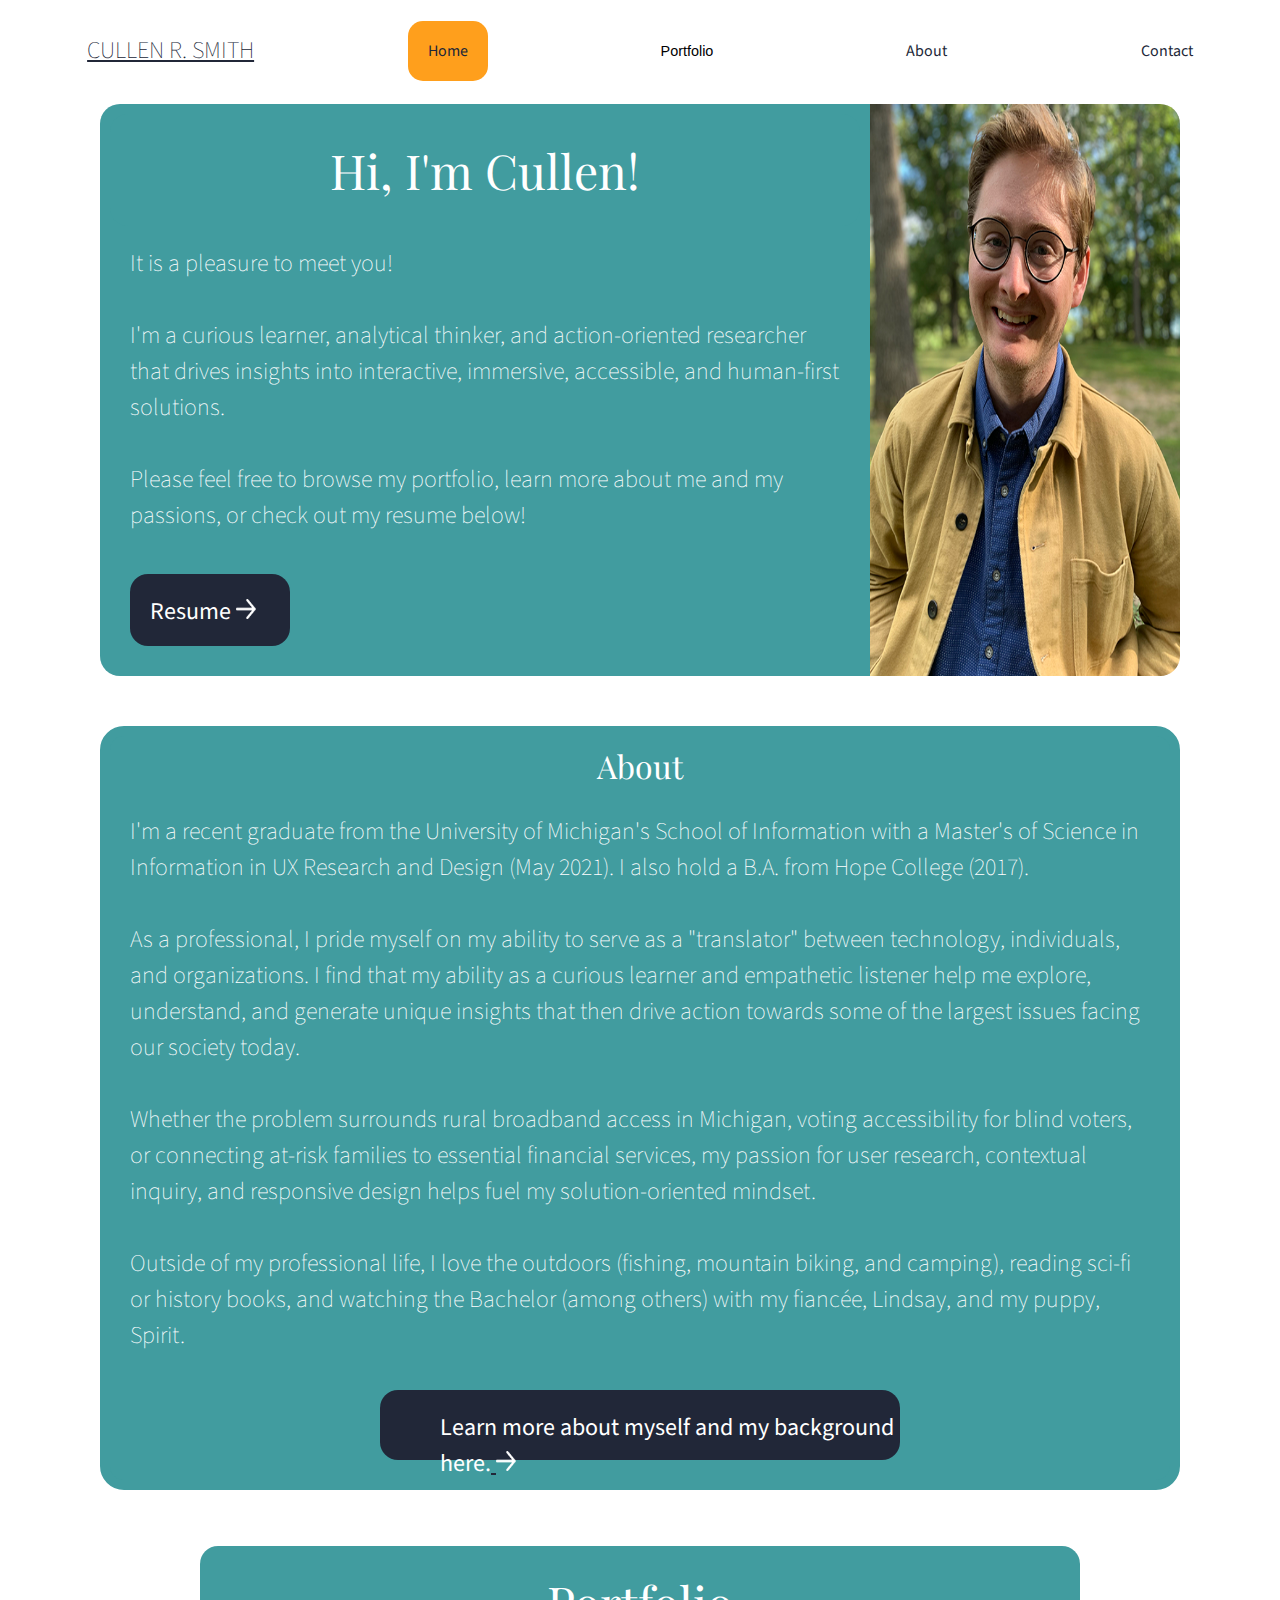
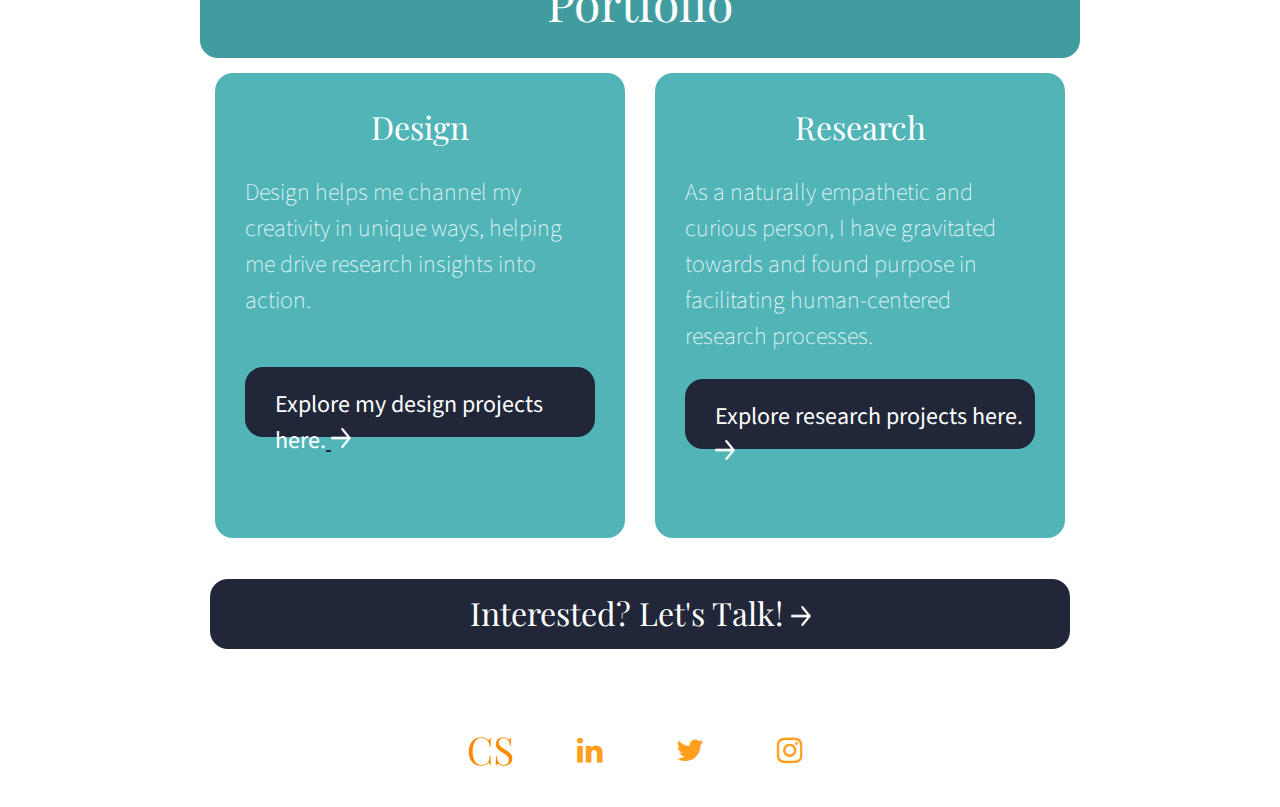
<file: index.html>
<!DOCTYPE html>
<html lang="en">
  <head>
    <meta charset="utf-8">
    <meta name="viewport" content="width=device-width, initial-scale=1.0">
    <link rel="shortcut icon" type="image/png" href="images/favicon.png"/>
    <link rel="stylesheet" type="text/css" href="css/html5reset.css">
    <link rel="stylesheet" type="text/css" href="css/style.css">
    <link href="https://fonts.googleapis.com/css2?family=Playfair+Display:ital,wght@0,400;0,500;0,600;0,700;0,800;0,900;1,400;1,500;1,600;1,700;1,800&family=Source+Sans+Pro:ital,wght@0,300;0,400;1,300;1,400&display=swap" rel="stylesheet" rel="stylesheet"> 
    <link rel="stylesheet" href="https://cdnjs.cloudflare.com/ajax/libs/font-awesome/4.7.0/css/font-awesome.min.css">

   <title>About Cullen Smith</title>

  </head>

  <body>
    <a class = "skip" href="#skip">Skip to Main Content</a>
    <header>
      <nav>
        <li><h4 class = "smi"> Cullen R. Smith </h4></li>
        <div class="topnav">
          <li><h4 class = "cull"> Cullen R. Smith </h4></li>
          <li><a class="active" href="index.html">Home</a></li>
          <div class="dropdown">
            <button class="dropbtn">Portfolio
            </button>
            <div class="dropdown-content">
              <a href="design.html">Design</a>
              <a href="research.html">Research</a>
            </div>
          </div>
          <li><a href="impact.html"> About</a></li>
          <li><a href="contact.html">Contact</a></li> 
        </div>
        <div class="hamburger">
          <span class="bar"></span>
          <span class="bar"></span>
          <span class="bar"></span>
      </div>
      <script> 
        const hamburger = document.querySelector(".hamburger");
        const topnav = document.querySelector(".topnav");

        hamburger.addEventListener("click", mobileMenu);

        function mobileMenu() {
          hamburger.classList.toggle("active");
          topnav.classList.toggle("active");
        }
        </script>

    </nav>
  </header>
  
  <main id="skip" tabindex="0">

    <div class="abouthero">

      <div class="one">

        <div class="onetop">
          <h1 style="font-weight: normal;">Hi, I'm Cullen!</h1>
        </div>
        
        <div class="onebottom">
          <h4 style="font-weight: 100;">It is a pleasure to meet you! <br><br> 
            I'm a curious learner, analytical thinker, and action-oriented 
            researcher that drives insights into interactive, immersive, accessible,
            and human-first solutions.<br><br> 
            Please feel free to browse my portfolio, learn more about me and my passions, or check out my resume below! 
            </h4> 
        </div>

        <div class="onebottomer">
  
          <div class="featuresindexresume">
            <h4 style = "font-weight: normal;">Resume<a href="https://docs.google.com/document/d/1kzj_HKgqw1gnASvve8a1pkd9VHpFRtP2yf7qkyjW9PU/edit?usp=sharing" title="Contact" target="_blank">
              <img class="ico" src="images/arrow.png"></img></a></h4>
          </div>
  
        </div>
        
      </div>
    
      <div class="two">
        <img src="images/Headshot.png" alt="headshot of Cullen Smith">
      </div>
    
    </div>
      
    <div class="container">
          <div class="grid-item">
            <h2 style="font-weight: normal;">About</h2>
            <br> <br>
                <h4 style="font-weight: 100;">
                I'm a recent graduate from the University of Michigan's School of Information with a Master's of Science in Information in UX Research and Design (May 2021). I also hold a B.A. from Hope College (2017). 
                <br> <br>As a professional, I pride myself on my ability to serve as a "translator" between technology, individuals, and organizations.
                I find that my ability as a curious learner and empathetic listener help me explore, understand, and generate unique insights that then drive action towards some of the largest issues facing 
                our society today. <br> <br>Whether the problem surrounds rural broadband access in Michigan, voting accessibility for blind voters, or connecting
                at-risk families to essential financial services, my passion for user research, contextual inquiry, and responsive design
                helps fuel my solution-oriented mindset.  <br> <br>

                Outside of my professional life, I love the outdoors (fishing, mountain biking, and camping), reading sci-fi or history books, and watching the Bachelor 
                (among others) with my fiancée, Lindsay, and my puppy, Spirit. <br> <br>



  

                

              </h4>
                <div class="featuresindexsmall">
                  <h4 style = "font-weight: normal;">Learn more about myself and my background here.<a href="impact.html" title="Impact" target="_blank">
                    <img class="ico" src="images/arrow.png"></img></a></h4>
                </div>
            </div>  
            <br>
          
            <div class='some-page-wrapperindex'>
              <div class="onetopproj">
                <h1 style="font-weight: normal;">Portfolio</h1>
              </div>
              <div class='rowindex'>
                <div class='columnindex'>
                  <div class='blue-columnindex'>
                      <h2 style="font-weight: normal;">Design</h2>
                    <br>
                    <h4>Design helps me channel my creativity in unique ways, helping me drive research insights into action.</h4><br><br>
                    <div class="featuresindexport">
                      <h4 style = "font-weight: normal;"> Explore my design projects here.<a href="design.html" title="Design" target="_blank">
                        <img class="ico" src="images/arrow.png"></img></a></h4>
                    </div>
                  </div>
  
                </div>
                <div class='columnindex'>
                  <div class='green-columnindex'>
                      <h2 style="font-weight: normal;">Research</h2>
                    <br>
                    <h4>As a naturally empathetic and curious person, I have gravitated towards and
                      found purpose in facilitating human-centered research processes.</h4><br>
                      <div class="featuresindexport">
                        <h4 style = "font-weight: normal;">Explore research projects here.<a href="research.html" title="Research" target="_blank">
                          <img class="ico" src="images/arrow.png"></img></a></h4>
                      </div>
                  </div>
                  
                </div>
              </div>
            </div>



          <div class="aboutcontainers">
            <div class="features">
              <h2 style = "font-weight: normal;">Interested? Let's Talk! <a href="contact.html" title="Contact" target="_blank">
                <img class="ico" src="images/arrow.png"></img></a></h2>
            </div>
          </div>
        </div>  
    
      </main>

      <footer>
        <div id="social">
          <div id="container">
             <ul>
              <li>
                <a href="" title="Logo" target="_blank">
                   <img class="icos" src="images/apple-touch-icon.png"></img>
                </a>
             </li>
  
                <li>
                   <a href="https://www.linkedin.com/in/cullen-r-smith/" title="LinkedIn" target="_blank">
                      <i class="fa fa-linkedin"></i>
                   </a>
                </li>
        
                <li>
                   <a href="https://twitter.com/cullenrsmith?lang=en" title="Twitter" target="_blank">
                      <i class="fa fa-twitter"></i>
                   </a>
                  </li>
        
                <li>
                   <a href="https://www.instagram.com/cullenrsmith/" title="Instagram" target="_blank">
                      <i class="fa fa-instagram"></i>
                   </a>
                </li>
             </ul>
          </div>
        </div>
        </footer>
  </body>
</html>
</file>
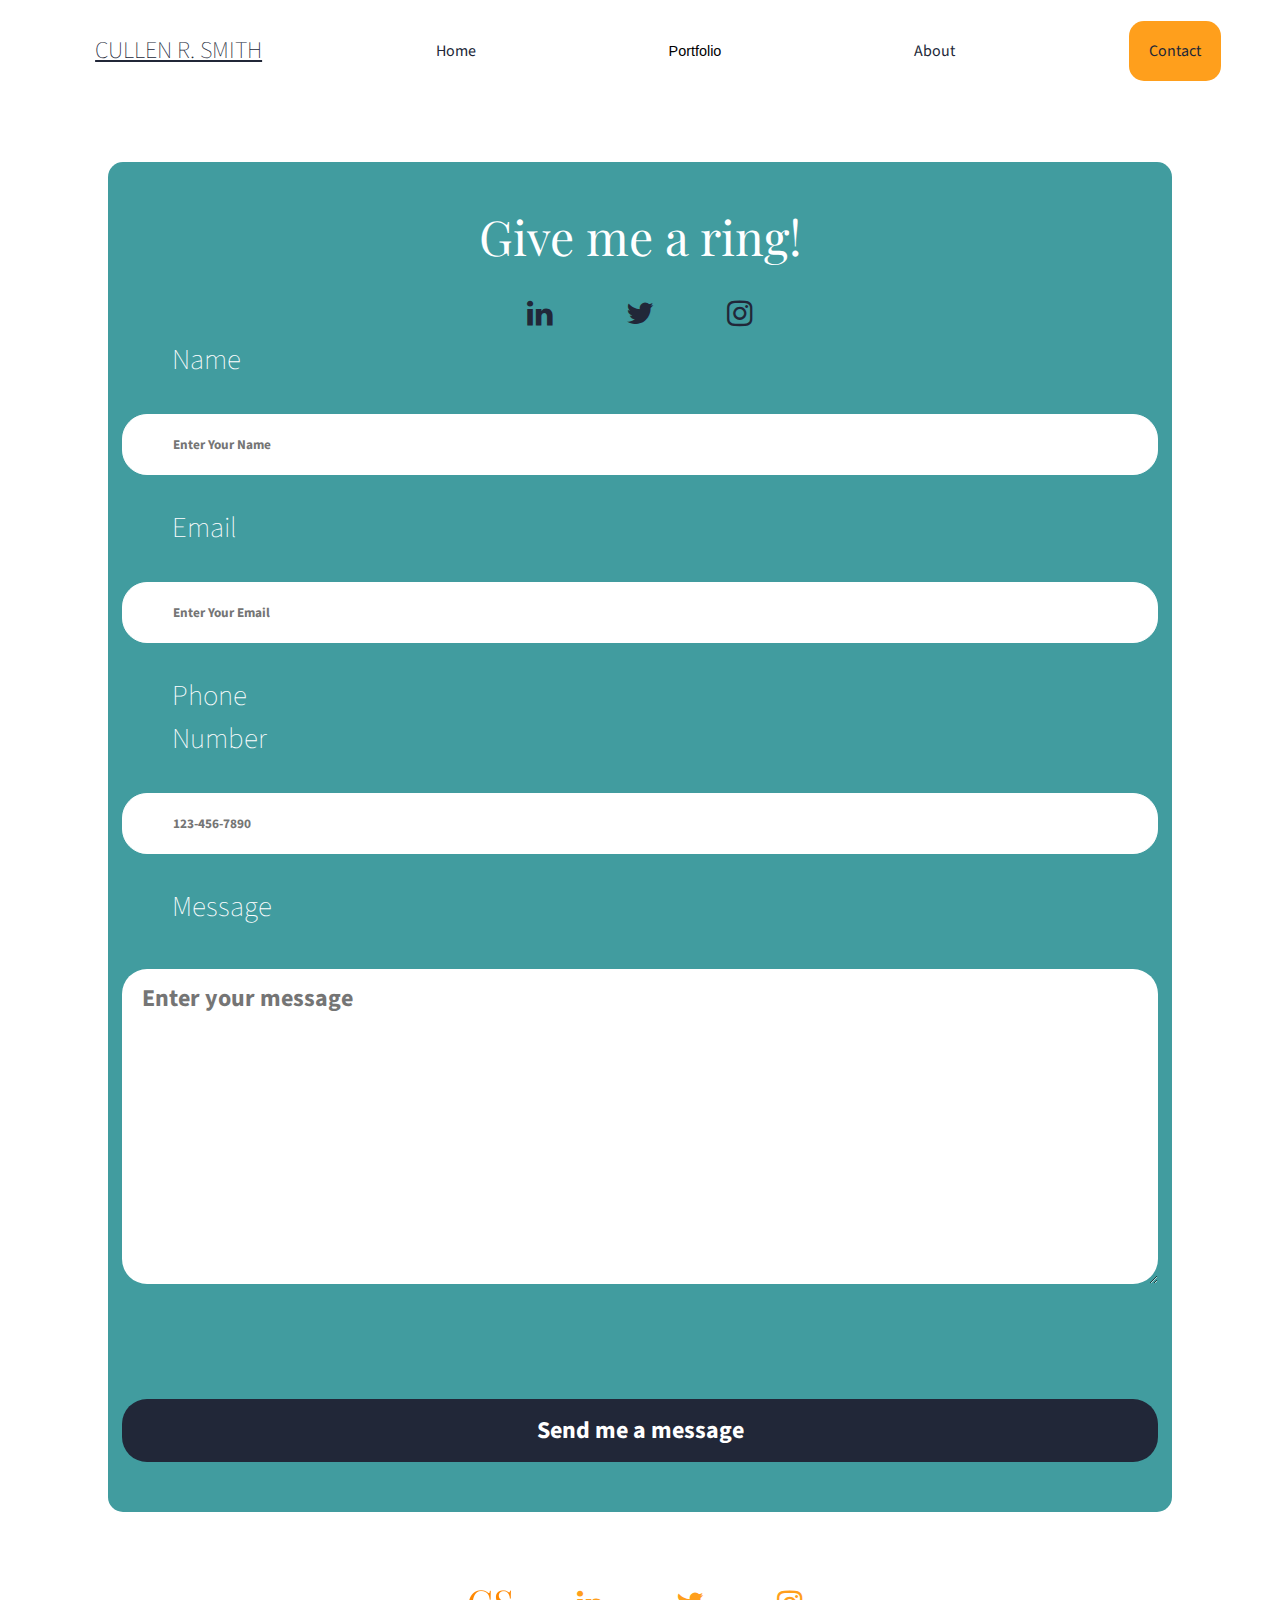
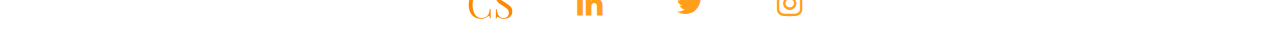
<file: contact.html>
<!DOCTYPE html>
<html lang="en">
<head>
  <meta charset="UTF-8">
  <meta name="viewport" content="width=device-width, initial-scale=1.0">
  <link rel="shortcut icon" type="image/png" href="images/favicon.png"/>
  <title>Contact </title>
  <link rel="stylesheet" href="css/style.css"/>
  <link href="https://fonts.googleapis.com/css2?family=Space+Grotesk:wght@300&display=swap" rel="stylesheet"> 
  <title> Contact </title>
  
  <!-- Global site tag (gtag.js) - Google Analytics -->
<script async src="https://www.googletagmanager.com/gtag/js?id=G-NV64N1BBN0"></script>
<script>
  window.dataLayer = window.dataLayer || [];
  function gtag(){dataLayer.push(arguments);}
  gtag('js', new Date());

  gtag('config', 'G-NV64N1BBN0');
</script>
  
</head>
<body>
  <a class = "skip" href="#skip">Skip to Main Content</a>
  <header>
    <nav>
      <li><h4 class = "smi"> Cullen R. Smith </h4></li>
      <div class="topnav">
        <li><h4 class = "cull"> Cullen R. Smith </h4></li>
        <li><a href="index.html">Home</a></li>
        <div class="dropdown">
          <button class="dropbtn">Portfolio
          </button>
          <div class="dropdown-content">
            <a href="design.html">Design</a>
            <a href="research.html">Research</a>
          </div>
        </div>
        <li><a href="impact.html"> About</a></li>
        <li><a class="active" href="contact.html">Contact</a></li> 
      </div>
      <div class="hamburger">
        <span class="bar"></span>
        <span class="bar"></span>
        <span class="bar"></span>
    </div>
    <script> 
      const hamburger = document.querySelector(".hamburger");
      const topnav = document.querySelector(".topnav");

      hamburger.addEventListener("click", mobileMenu);

      function mobileMenu() {
        hamburger.classList.toggle("active");
        topnav.classList.toggle("active");
      }
      </script>

  </nav>
</header>

  <main>
    <br>
    <br>
    <meta name="viewport" content="width=device-width, initial-scale=1">
<link rel="stylesheet" href="https://cdnjs.cloudflare.com/ajax/libs/font-awesome/4.7.0/css/font-awesome.min.css">
</head>

<body>
  
<br>
    <form
    action="https://formspree.io/f/moqyldyv"
    method="POST"
  >
  <fieldset>
    <main id="skip" tabindex="0">
    <h1 style="font-weight: normal;"><legend>Give me a ring!</legend></H1>

      <div id="social">
        <div id="container">
           <ul>

              <li>
                 <a href="https://www.linkedin.com/in/cullen-r-smith/" title="linkedin" target="_blank">
                    <i class="fa fa-linkedin"></i>
                 </a>
              </li>
      
              <li>
                 <a href="https://twitter.com/cullenrsmith?lang=en" title="twitter" target="_blank">
                    <i class="fa fa-twitter"></i>
                 </a>
                </li>
      
              <li>
                 <a href="https://www.instagram.com/cullenrsmith/" title="instagram" target="_blank">
                    <i class="fa fa-instagram"></i>
                 </a>
              </li>
           </ul>
        </div>
      </div>

    <h4><label for="name_id">Name</label></h4>
    <h5><input type="text" placeholder="Enter Your Name" id = "name_id" name="name" required></h5>

    <h4><label for="email_id">Email</label></h4>
    <h5><input type="email" placeholder="Enter Your Email" id = "email_id" name="email" required></h5>

    <h4><label for="phone_id">Phone Number</label></h4>
    <h5><input type="tel" name="phone" placeholder="123-456-7890" id ="phone_id" pattern="[0-9]{3}-[0-9]{3}-[0-9]{4}"></h5>

  <h4><label for="msg">Message</label></h4>
  <h4><textarea placeholder="Enter your message" id = "msg" name="mesg" required></textarea></h4><br>

  <h4><input type="submit" value = "Send me a message"></h4>
  </fieldset>
  </form>
  </main>
     
 <footer>
  <div id="social">
        <div id="container">
           <ul>
            <li>
              <a href="" title="Logo" target="_blank">
                 <img class="icos" src="images/apple-touch-icon.png"></img>
              </a>
           </li>

              <li>
                 <a href="https://www.linkedin.com/in/cullen-r-smith/" title="LinkedIn" target="_blank">
                    <i class="fa fa-linkedin"></i>
                 </a>
              </li>
      
              <li>
                 <a href="https://twitter.com/cullenrsmith?lang=en" title="Twitter" target="_blank">
                    <i class="fa fa-twitter"></i>
                 </a>
                </li>
      
              <li>
                 <a href="https://www.instagram.com/cullenrsmith/" title="Instagram" target="_blank">
                    <i class="fa fa-instagram"></i>
                 </a>
              </li>
           </ul>
        </div>
      </div>
</footer>
</body>
</html>
</file>
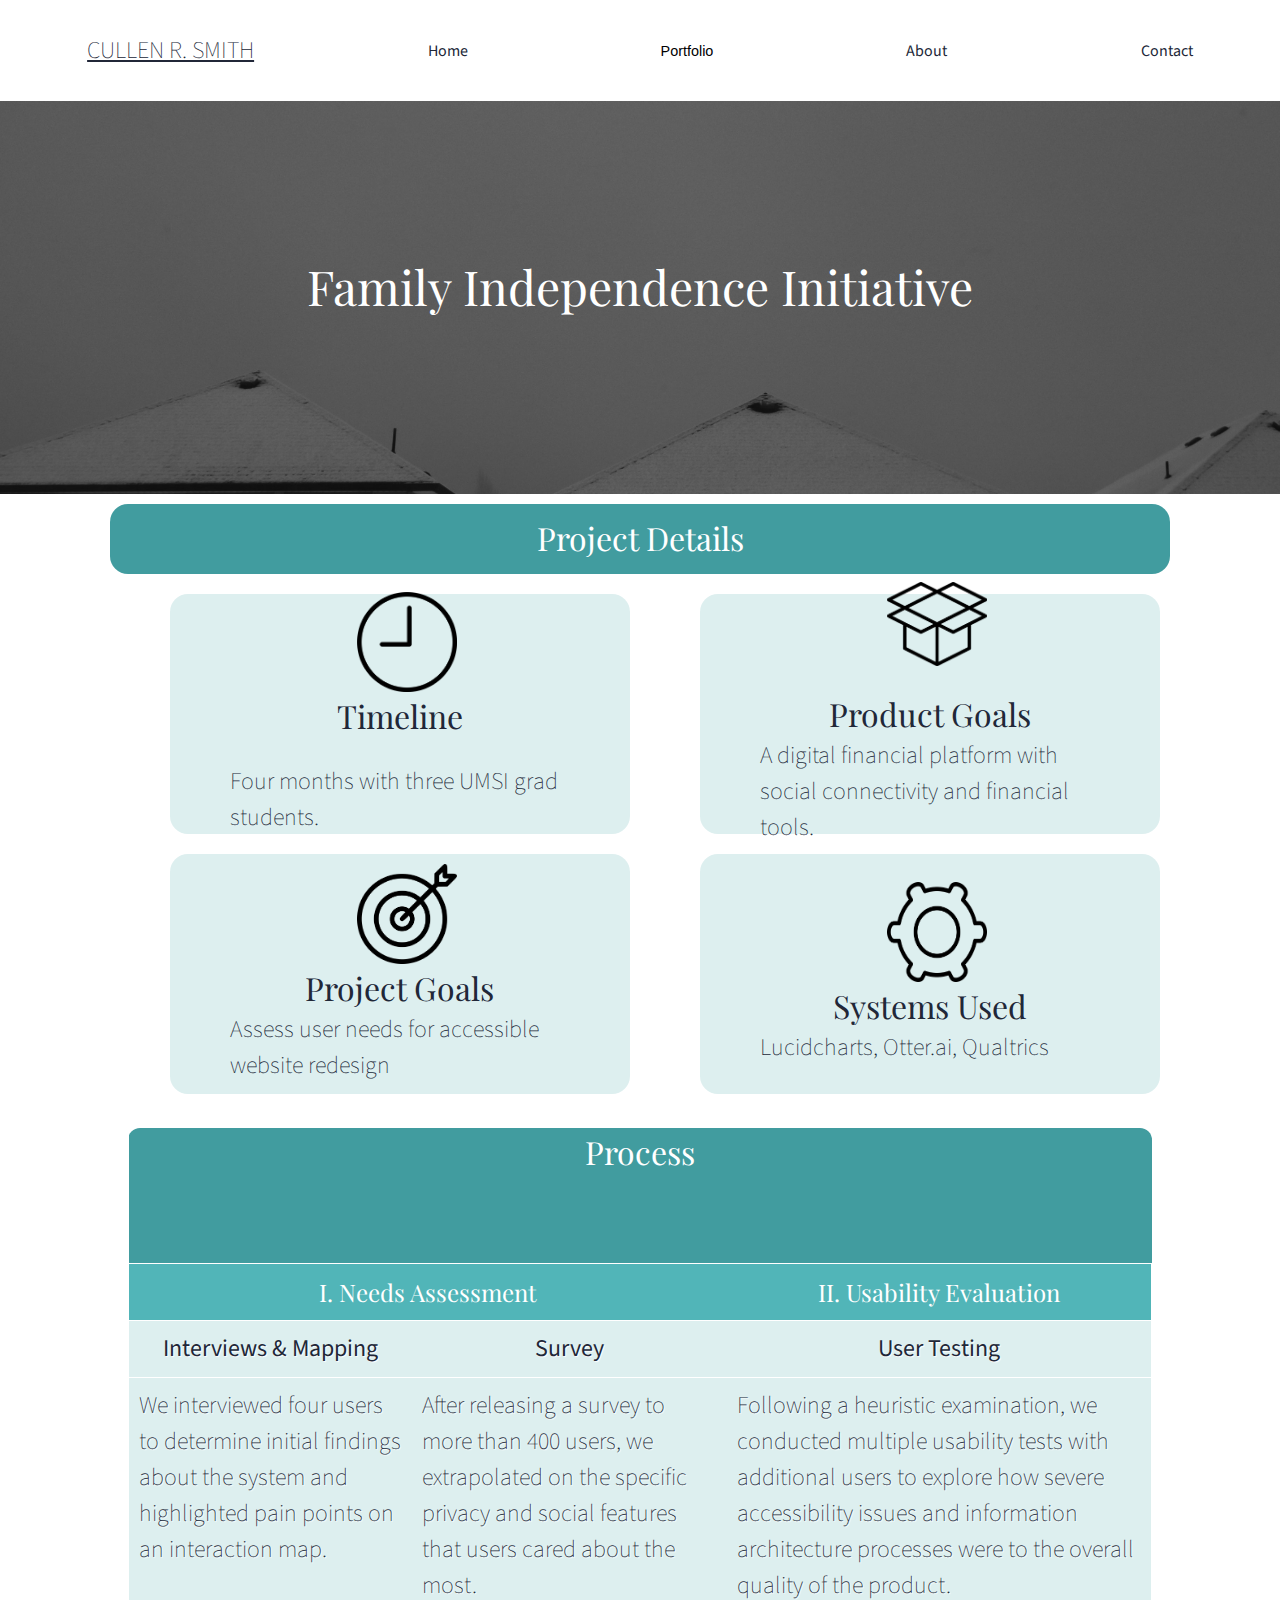
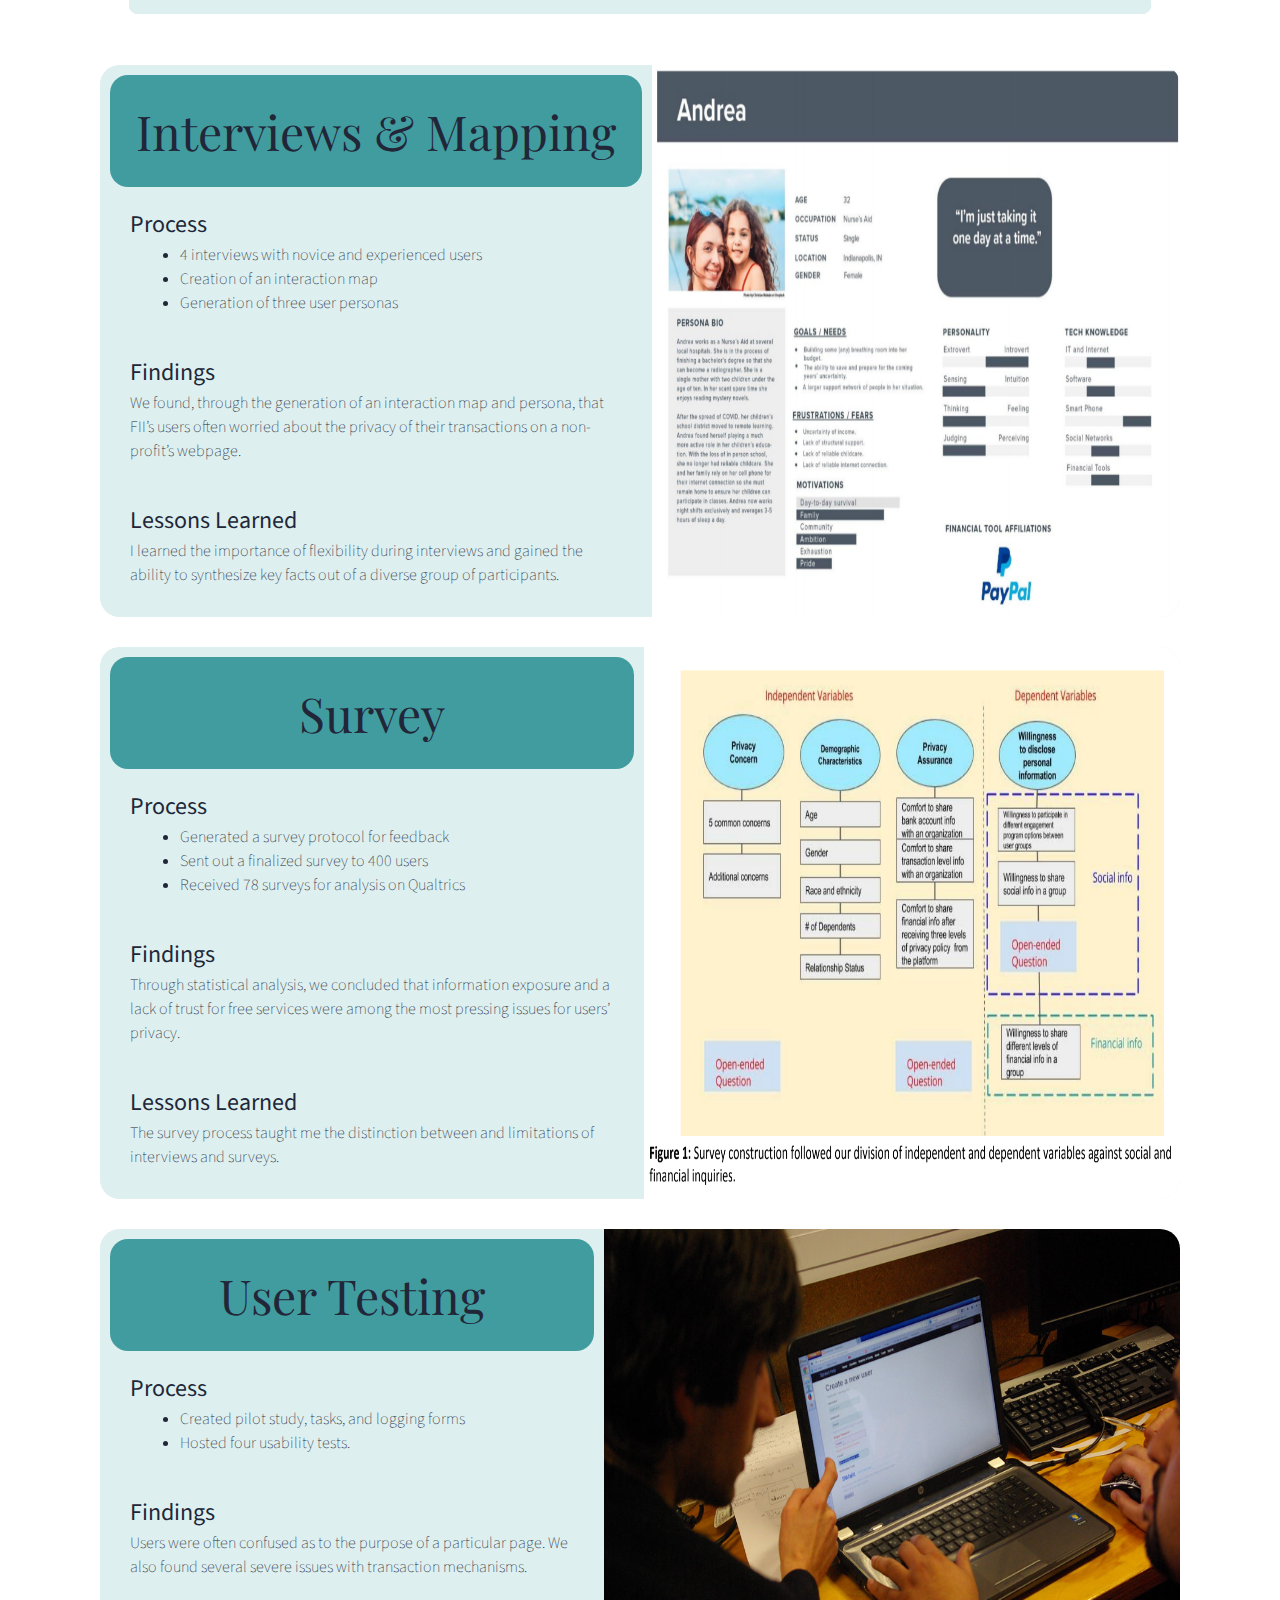
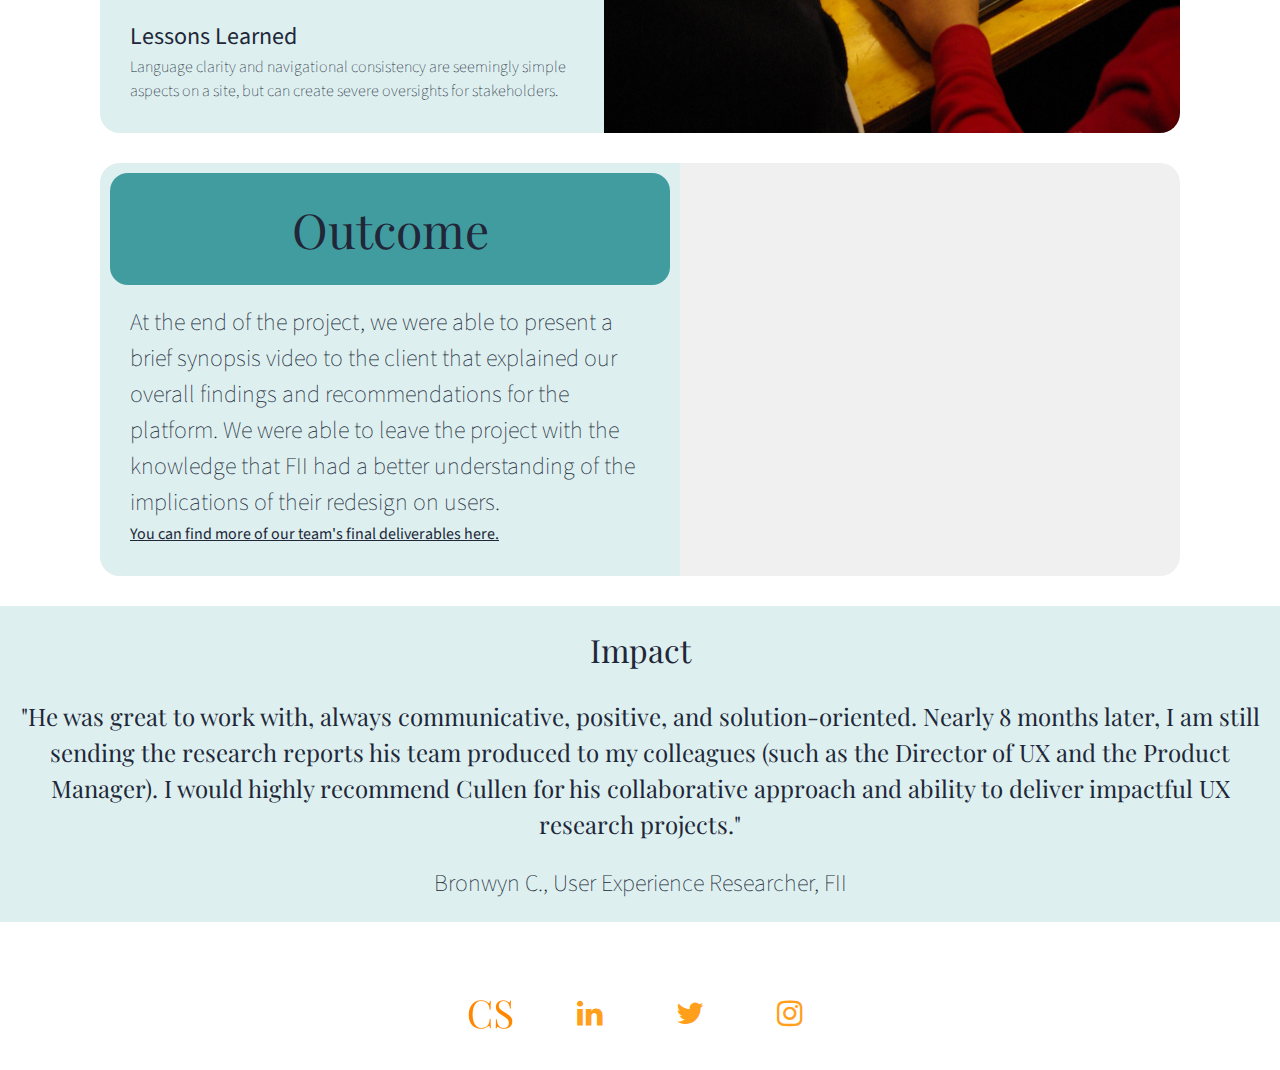
<file: fii.html>
<!DOCTYPE html>
<html lang="en">
  <head>
    <meta charset="utf-8">
    <meta name="viewport" content="width=device-width, initial-scale=1.0">
    <link rel="shortcut icon" type="image/png" href="images/favicon.png"/>
    <link rel="stylesheet" type="text/css" href="css/html5reset.css">
    <link rel="stylesheet" type="text/css" href="css/style.css">
    <link href="https://fonts.googleapis.com/css2?family=Space+Grotesk:wght@300&display=swap" rel="stylesheet"> 
    <link rel="stylesheet" href="https://cdnjs.cloudflare.com/ajax/libs/font-awesome/4.7.0/css/font-awesome.min.css">


   <title> FII Project </title>
  </head>
  <body>
    <a class = "skip" href="#skip">Skip to Main Content</a>
    <header>
      <nav>
        <li><h4 class = "smi"> Cullen R. Smith </h4></li>
        <div class="topnav">
          <li><h4 class = "cull"> Cullen R. Smith </h4></li>
          <li><a href="index.html">Home</a></li>
          <div class="dropdown">
            <button class="dropbtn">Portfolio
              
            </button>
            <div class="dropdown-content">
              <a href="design.html">Design</a>
              <a class="active" href="research.html">Research</a>
            </div>
          </div>
          <li><a href="impact.html"> About</a></li>
          <li><a href="contact.html">Contact</a></li> 
        </div>
        <div class="hamburger">
          <span class="bar"></span>
          <span class="bar"></span>
          <span class="bar"></span>
      </div>
      <script> 
        const hamburger = document.querySelector(".hamburger");
        const topnav = document.querySelector(".topnav");

        hamburger.addEventListener("click", mobileMenu);

        function mobileMenu() {
          hamburger.classList.toggle("active");
          topnav.classList.toggle("active");
        }
        </script>

     </nav>
    </header>

  <main id="skip" tabindex="0">

    <div class="contproj">
        <img class = "contimg" src="images/neigh.jpg" alt="farm"></img>
        <div class="centered"><h1 style="font-weight:normal">Family Independence Initiative </h1></div>
      </div> 

      <div class="projblock">
  
      <div class="projposts">
  
        <div class="projfeature">
          <h2 style = "font-weight: normal;">Project Details</h2>
        </div>
  
        <div class="projpost">
          <img class="icons" src="images/time.png" style="margin-left: 37.5%"></img>
          <h2 style = "font-weight: normal;">Timeline</h2><br>
          <h4>Four months with three UMSI grad students.</h4>
        </div>
  
        <div class="projpost">
          <img class="icons" src="images/product.png" style="margin-left: 37.5%"></img><br>
          <h2 style = "font-weight: normal;">Product Goals</h2>
          <h4> A digital financial platform with social connectivity and financial tools.</h4>
        </div>
  
        <div class="projpost">
          <img class="icons" src="images/goal.png" style="margin-left: 37.5%"></img>
          <h2 style = "font-weight: normal;">Project Goals</h2>
          <h4>Assess user needs for accessible website redesign</h4>
        </div>

        <div class="projpost">
          <img class="icons" src="images/gear.png" style="margin-left: 37.5%"></img>
          <h2 style = "font-weight: normal;">Systems Used</h2>
          <h4>Lucidcharts, Otter.ai, Qualtrics</h4>
        </div>

      </div>
      </div>

     <br>
      <table class = "timeline">
      <tbody>
      
      <tr class = "process">
      <td colspan="4"><h2 style="font-weight: normal;">Process</h2></td>
      </tr>
      
      <tr class = "method">
      <td colspan="2" style="padding:10px;"><h3 style="font-weight: normal; text-align: center;">I. Needs Assessment</h3></td>
      <td colspan="2" style="padding:10px;"><h3 style="font-weight: normal; text-align: center;"> II. Usability Evaluation</h3></td>
      </tr>
      
      
      
      <tr class = "assignment">
      <td style="padding:10px;"><h4 style="font-weight: normal; text-align: center;">Interviews & Mapping</h4></td>
      <td style="padding:10px;"><h4 style="font-weight: normal; text-align: center;">Survey</h4></td>
      <td colspan="2" style="padding:10px;"><h4 style="font-weight: normal;text-align: center;">User Testing</h4></td>
      </tr>
      
      <tr class = "description">
      <td style="padding:10px;"><h4>We interviewed four users to determine initial 
        findings about the system and highlighted pain points on an interaction map.</h4></td>
      <td style="padding:10px;"><h4>After releasing a survey to more than 400 users, 
        we extrapolated on the specific privacy and social features that users cared about the most. 
      </h4></td>
      <td style="padding:10px;" colspan="2"><h4>Following a heuristic examination, we conducted 
        multiple usability tests with additional users to explore how severe 
        accessibility issues and information architecture processes were to the 
        overall quality of the product. 
      </h4></td>
      </tr>
      
      </tbody>
      </table>
   
      <div class="aboutheroproj">

        <div class="oneproj">
  
          <div class="onetopproj">
            <h1 style="font-weight: normal;">Interviews & Mapping</h1></div>
          
          <div class="onebottomproj">
            <h4 style="font-weight: normal;">Process<br></h4>

            <ul style = "margin-left: 50px">
                <h6>
                <li style="font-weight: 100;">4 interviews with novice and experienced users
                </li>

                <li style="font-weight: 100;">Creation of an interaction map
                </li>
                
                <li style="font-weight: 100;">Generation of three user personas</li>
                
                </h6>
              </ul>
              
              


          </div>
  
          <div class="onebottomerproj">
    
            <h4 style="font-weight: normal;">Findings<br>
            </h4> 
            <h6 style="font-weight: 100;">We found, through the generation of an interaction map and persona, 
              that FII’s users often worried about the privacy of their transactions on a non-profit’s webpage.
              <br> 
            </h6> 
    
          </div>

          <div class="onebottomerproj">
    
            <h4 style="font-weight: normal;">Lessons Learned<br> 
            </h4> 
            <h6 style="font-weight: 100;">I learned the importance of flexibility during interviews and
               gained the ability to synthesize key facts out of a diverse group of participants. 

              <br>
            </h6> 
    
          </div>
          
        </div>
      
        <div class="twoproj">
          <img src="images/persona.png" alt="persona">
        </div>
      
      </div>

      <div class="aboutheroproj">

        <div class="oneproj">
  
          <div class="onetopproj">
            <h1 style="font-weight: normal;">Survey</h1>
          </div>
          
          <div class="onebottomproj">
            <h4 style="font-weight: normal;">Process<br></h4>

              <ul style = "margin-left: 50px">
                <h6>
                <li style="font-weight: 100;">Generated a survey protocol for feedback
                </li>

                <li style="font-weight: 100;"> Sent out a finalized survey to 400 users</li>
                
                <li style="font-weight: 100;">Received 78 surveys for analysis on Qualtrics</li>
                
                </h6>
              </ul>
              
              


          </div>
  
          <div class="onebottomerproj">
    
            <h4 style="font-weight: normal;">Findings<br>
            </h4> 
            <h6 style="font-weight: 100;">Through statistical analysis, we concluded that information exposure and a lack of trust for free services were among the most pressing issues for users’ privacy. 
              <br> 
            </h6> 
    
          </div>

          <div class="onebottomerproj">
    
            <h4 style="font-weight: normal;">Lessons Learned<br> 
            </h4> 
            <h6 style="font-weight: 100;">The survey process taught me the distinction between and limitations of interviews and surveys. 
              <br>
            </h6> 
    
          </div>
          
        </div>
      
        <div class="twoproj">
          <img src="images/survey.png" alt="survey">
        </div>
      
      </div>
  
      <div class="aboutheroproj">

        <div class="oneproj">
  
          <div class="onetop">
            <h1 style="font-weight: normal;">User Testing</h1>
          </div>
          
          <div class="onebottomproj">
            <h4 style="font-weight: normal;">Process<br></h4>

              <ul style = "margin-left: 50px">
                <h6>
                <li style="font-weight: 100;">Created pilot study, tasks, and logging forms
                  
                </li>

                <li style="font-weight: 100;"> Hosted four usability tests. </li>
                                
                </h6>
              </ul>
              
              


          </div>
  
          <div class="onebottomerproj">
    
            <h4 style="font-weight: normal;">Findings<br>
            </h4> 
            <h5 style="font-weight: 50;">Users were often confused as to the purpose of a particular page. 
              We also found several severe issues with transaction mechanisms. 
              <br> 
            </h5> 
    
          </div>

          <div class="onebottomerproj">
    
            <h4 style="font-weight: normal;">Lessons Learned<br> 
            </h4> 
            <h6 style="font-weight: 100;">Language clarity and navigational consistency are seemingly 
              simple aspects on a site, but can create severe oversights for stakeholders.  
              <br>
            </h6> 
    
          </div>
          
        </div>
      
        <div class="twoproj">
          <img src="images/usertest.jpg" alt="user testing">
        </div>
      
      </div>

      <div class="aboutheroproj">

        <div class="oneproj">
  
          <div class="onetop">
            <h1 style="font-weight: normal;">Outcome</h1>
          </div>
          
          <div class="onebottomproj">
            <h4>At the end of the project, we were able to 
              present a brief synopsis video to the client that explained our 
              overall findings and recommendations for the platform. We were able to leave the project with 
              the knowledge that FII had a better understanding of the implications of their redesign on users.
              <br></h4>
              <a href = "https://drive.google.com/drive/folders/1SvYq6uhJNC2enhjgU0Qh5Z0bclwe1ccF?usp=sharing">
                You can find more of our team's final deliverables here.</a>     
          </div>
  
      
          
        </div>
        <div class="twoproj">
          <iframe width="500" height="320" src="https://www.youtube.com/embed/Vvf77uXkfyc"></iframe>
        </div>
      </div>
      
     

      <div class="quote">
        <h2 style = "font-weight: normal;">Impact</h2> <br>

        <h3 style = "font-weight: normal; text-align: center;">"He was great to work with, always communicative, positive, 
          and solution-oriented. Nearly 8 months later, I am still sending the research reports his team produced 
          to my colleagues (such as the Director of UX and the Product Manager). I would highly recommend Cullen 
          for his collaborative approach and ability to deliver impactful UX research projects." 
        </h3> <br>

        <h4 style = "text-align: center;">Bronwyn C., User Experience Researcher, FII</h4>

      </div>

    </main>
 


  <footer>
    <div id="social">
      <div id="container">
         <ul>
          <li>
            <a href="" title="Logo" target="_blank">
               <img class="icos" src="images/apple-touch-icon.png"></img>
            </a>
         </li>
  
            <li>
               <a href="https://www.linkedin.com/in/cullen-r-smith/" title="LinkedIn" target="_blank">
                  <i class="fa fa-linkedin"></i>
               </a>
            </li>
    
            <li>
               <a href="https://twitter.com/cullenrsmith?lang=en" title="Twitter" target="_blank">
                  <i class="fa fa-twitter"></i>
               </a>
              </li>
    
            <li>
               <a href="https://www.instagram.com/cullenrsmith/" title="Instagram" target="_blank">
                  <i class="fa fa-instagram"></i>
               </a>
            </li>
         </ul>
      </div>
    </div>
  </footer>
</body>

</html>
</file>
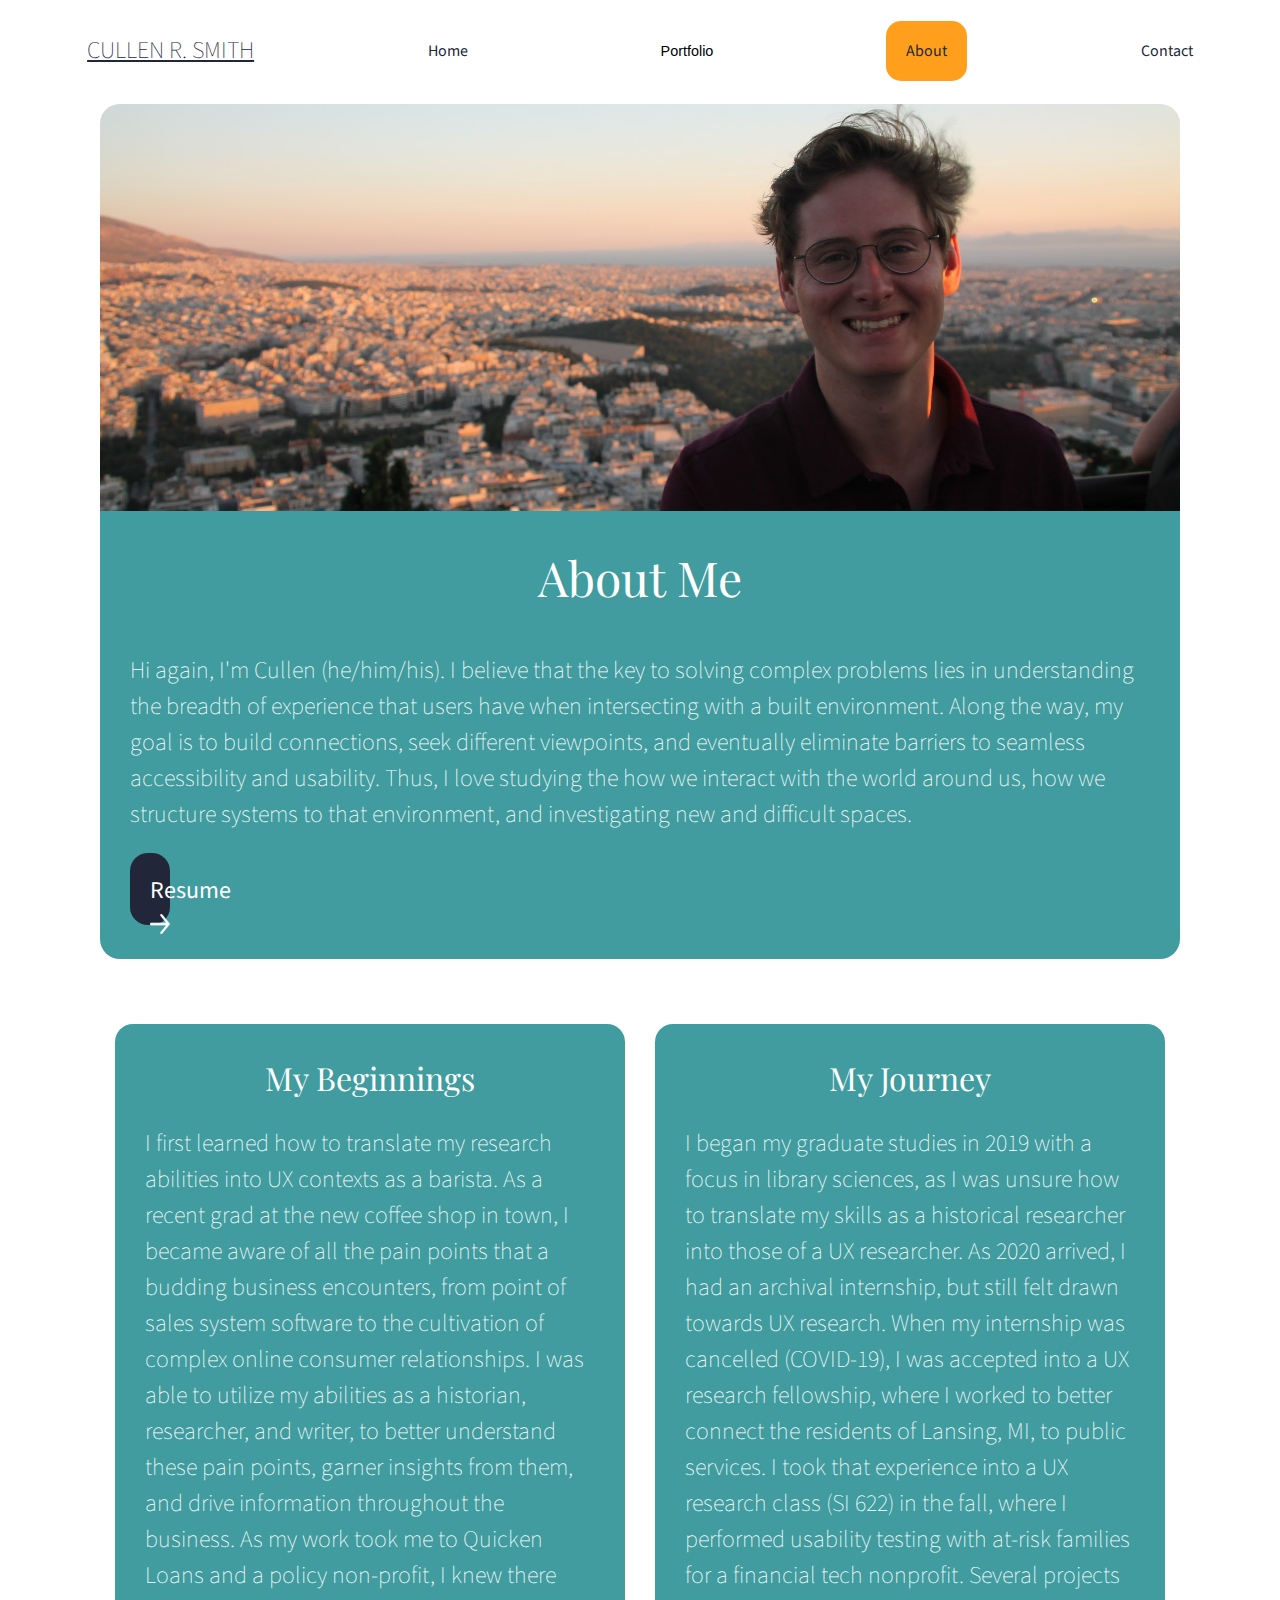
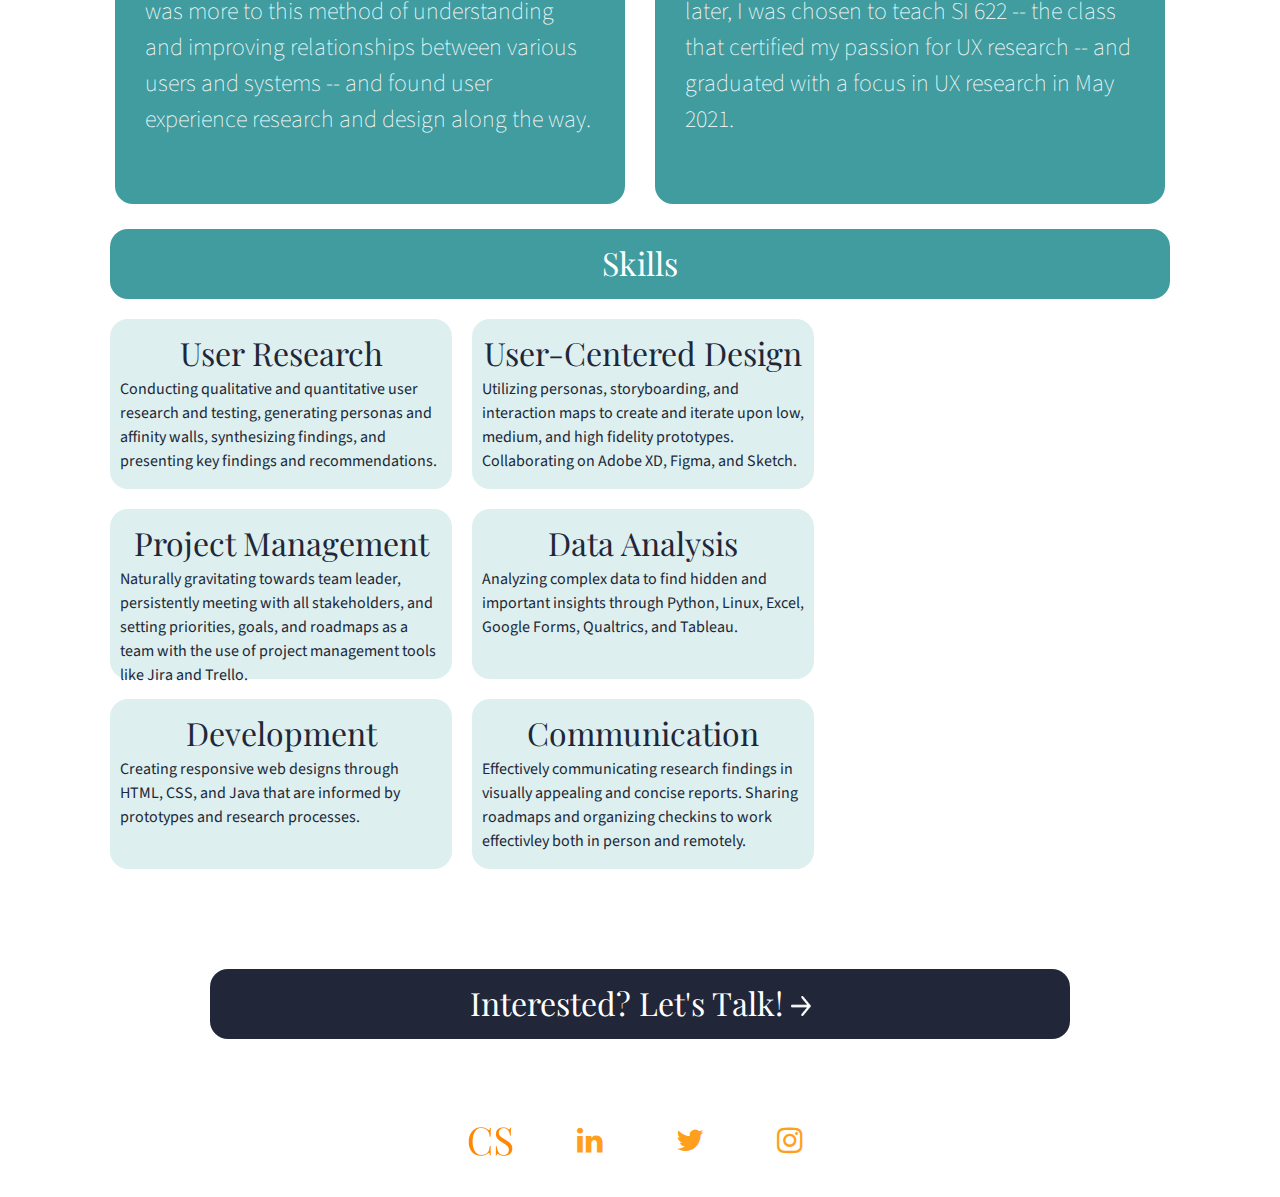
<file: impact.html>
<!DOCTYPE html>
	<html lang="en">
  <head>
    <meta charset="utf-8">
    <meta name="viewport" content="width=device-width, initial-scale=1.0">
    <link rel="shortcut icon" type="image/png" href="images/favicon.png"/>
    <link rel="stylesheet" type="text/css" href="css/html5reset.css">
    <link rel="stylesheet" type="text/css" href="css/style.css">
    <link href="https://fonts.googleapis.com/css2?family=Space+Grotesk:wght@300&display=swap" rel="stylesheet"> 
    <link rel="stylesheet" href="https://cdnjs.cloudflare.com/ajax/libs/font-awesome/4.7.0/css/font-awesome.min.css">


   <title> About </title>
  </head>
  <body>
    <a class = "skip" href="#skip">Skip to Main Content</a>
    <header>
      <nav>
        <li><h4 class = "smi"> Cullen R. Smith </h4></li>
        <div class="topnav">
          <li><h4 class = "cull"> Cullen R. Smith </h4></li>
          <li><a href="index.html">Home</a></li>
          <div class="dropdown">
            <button class="dropbtn">Portfolio
            </button>
            <div class="dropdown-content">
              <a href="design.html">Design</a>
              <a href="research.html">Research</a>
            </div>
          </div>
          <li><a class="active" href="impact.html"> About</a></li>
          <li><a href="contact.html">Contact</a></li> 
        </div>
        <div class="hamburger">
          <span class="bar"></span>
          <span class="bar"></span>
          <span class="bar"></span>
      </div>
      <script> 
        const hamburger = document.querySelector(".hamburger");
        const topnav = document.querySelector(".topnav");

        hamburger.addEventListener("click", mobileMenu);

        function mobileMenu() {
          hamburger.classList.toggle("active");
          topnav.classList.toggle("active");
        }
        </script>

    </nav>
  </header>

  <main id="skip" tabindex="0">
	<meta charset="UTF-8">
	
</head>
<body> 
<main>
  <div class="aboutheroabout">

    <div class="twoaboutt">
      <img src="images/greece.png" alt="headshot of Cullen Smith">
    </div>

    <div class="oneabout">

      <div class="onetopabout">
        <h1 style="font-weight: normal;">About Me</h1>
      </div>
      
      <div class="onebottomabout">
        <h4 style="font-weight: 100;">Hi again, I'm Cullen (he/him/his). I believe that the key to solving complex problems
          lies in understanding the breadth of experience that users have when intersecting with a built environment. Along the way, my goal is to build connections, seek different 
          viewpoints, and eventually eliminate barriers to seamless accessibility and usability. Thus, I love studying the how we interact with the world
          around us, how we structure systems to that environment, and investigating new and difficult spaces.</h4>
         
      </div>
      
      <div class="featuresaboutresume">
        <h4 style = "font-weight: normal;">Resume<a href="https://docs.google.com/document/d/1kzj_HKgqw1gnASvve8a1pkd9VHpFRtP2yf7qkyjW9PU/edit?usp=sharing" title="Contact" target="_blank">
          <img class="ico" src="images/arrow.png"></img></a></h4>
      </div>

      <br>
      
      
    </div>
  
   
  
  </div>


  <div class='some-page-wrapper'>
    <div class='row'>
      <div class='column'>
        <div class='blue-column'>
          <h2 style="font-weight: normal;">My Beginnings</h2>
          <br>
          <h4>I first learned how to translate my research abilities into UX contexts as a barista. 
            As a recent grad at the new coffee shop in town, I became aware of all the pain points 
            that a budding business encounters, from 
            point of sales system software to the cultivation of complex online consumer relationships. I was able to 
            utilize my abilities as a historian, researcher, and writer, to better understand these pain points, garner insights
            from them, and drive information throughout the business. As my work took me to Quicken Loans and 
            a policy non-profit, I knew there was more to this method of understanding and improving
            relationships between various users and systems -- and found user experience research and design along the way.</h4>
        </div>
      </div>
      <div class='column'>
        <div class='green-column'>
          <h2 style="font-weight: normal;">My Journey</h2>
          <br>
          <h4>I began my graduate studies in 2019 with a focus in library sciences, as I was unsure how
            to translate my skills as a historical researcher into those of a UX researcher. 
            As 2020 arrived, I had an archival internship, but still felt drawn towards UX research. 
            When my internship was cancelled (COVID-19), I was accepted into a UX research fellowship, 
            where I worked to better connect the residents of Lansing, MI, to public services. 
            I took that experience into a UX research class (SI 622) in the fall, where I performed usability testing
            with at-risk families for a financial tech nonprofit. Several projects later, 
            I was chosen to teach SI 622 -- the class that certified my passion for UX research -- 
            and graduated with a focus in UX research in May 2021. </h>
        </div>
      </div>
    </div>
  </div>
  

  <div class="aboutcontainer">
  
    <div class="posts">

      <div class="feature">
        <h2 style = "font-weight: normal;">Skills</h2>
      </div>

      <div class="post">
        <h2 style = "font-weight: normal;">User Research</h2>
        <h5 style = "font-weight: normal;">Conducting qualitative and 
          quantitative user research and testing, generating personas and affinity walls, 
          synthesizing findings, and presenting key 
          findings and recommendations.</h5>
      </div>

      <div class="post">
        <h2 style = "font-weight: normal;">User-Centered Design</h2>
        <h5 style = "font-weight: normal;">Utilizing personas, storyboarding, and interaction maps
          to create and iterate upon low, medium, and high fidelity 
          prototypes. Collaborating on Adobe XD, Figma, and Sketch. </h5>
      </div>

      <div class="post">
        <h2 style = "font-weight: normal;">Project Management</h2>
        <h5 style = "font-weight: normal;">Naturally gravitating towards 
          team leader, persistently meeting with all stakeholders, and setting 
          priorities, goals, and roadmaps as a team with the use of project management tools 
          like Jira and Trello.</h5>
      </div>

      <div class="post">
        <h2 style = "font-weight: normal;">Data Analysis</h2>
        <h5 style = "font-weight: normal;">Analyzing complex data to find
           hidden and important insights through Python, Linux, Excel, Google Forms, Qualtrics, and Tableau.</h5>
      </div>

      <div class="post">
        <h2 style = "font-weight: normal;">Development</h2>
        <h5 style = "font-weight: normal;">Creating responsive web designs through HTML, CSS, and Java that are informed
        by prototypes and research processes.</h5>
      </div>

      <div class="post">
        <h2 style = "font-weight: normal;">Communication</h2>
        <h5 style = "font-weight: normal;">Effectively communicating research findings in 
          visually appealing and concise reports. Sharing roadmaps and organizing checkins to work 
          effectivley both in person and remotely.</h5>
      </div>

    </div>

    <br>
    <br>

    <div class="aboutcontainers">
      <div class="features">
        <h2 style = "font-weight: normal;">Interested? Let's Talk! <a href="contact.html" title="resume" target="_blank">
          <img class="ico" src="images/arrow.png"></img></a></h2>
      </div>
    </div>
    
  </div>

<footer>
  <div id="social">
    <div id="container">
       <ul>
        <li>
          <a href="" title="Logo" target="_blank">
             <img class="icos" src="images/apple-touch-icon.png"></img>
          </a>
       </li>

          <li>
             <a href="https://www.linkedin.com/in/cullen-r-smith/" title="LinkedIn" target="_blank">
                <i class="fa fa-linkedin"></i>
             </a>
          </li>
  
          <li>
             <a href="https://twitter.com/cullenrsmith?lang=en" title="Twitter" target="_blank">
                <i class="fa fa-twitter"></i>
             </a>
            </li>
  
          <li>
             <a href="https://www.instagram.com/cullenrsmith/" title="Instagram" target="_blank">
                <i class="fa fa-instagram"></i>
             </a>
          </li>
       </ul>
    </div>
  </div>
  </footer>
</main>
</body> 
</html>
</file>
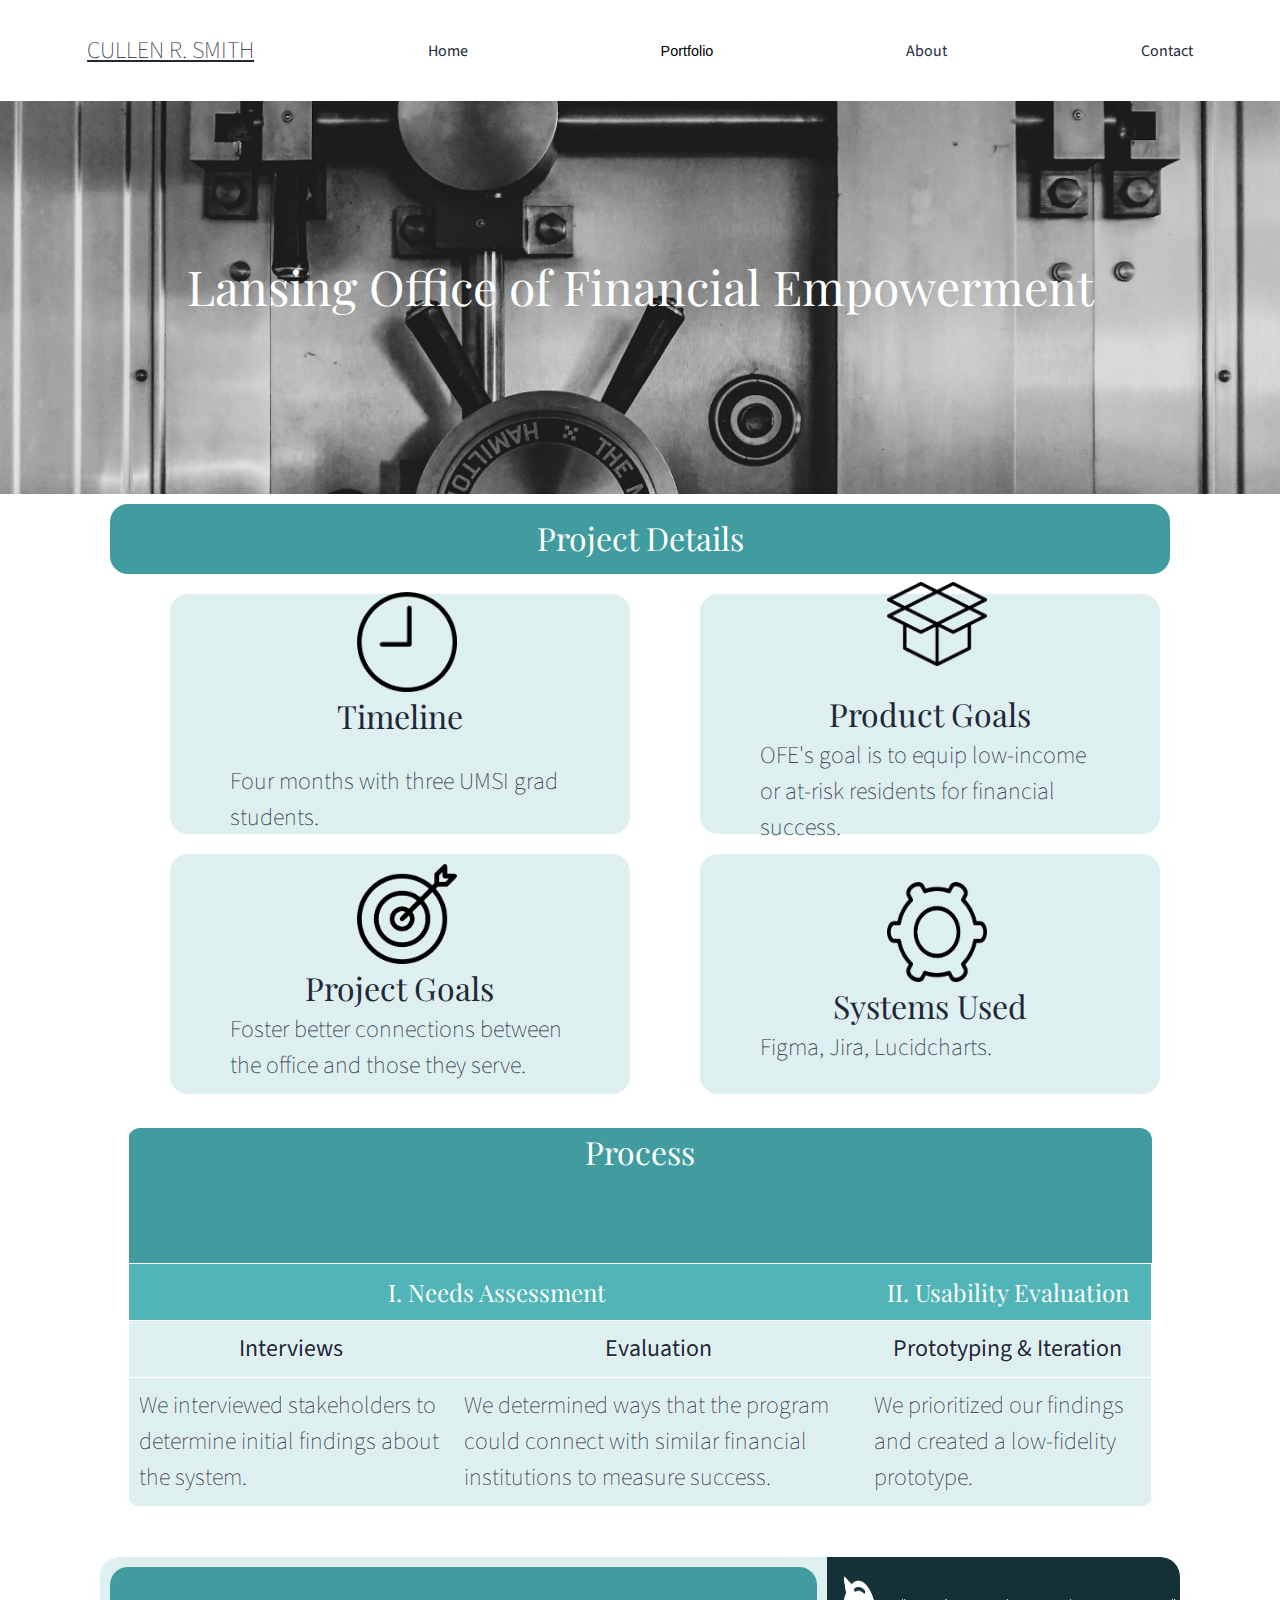
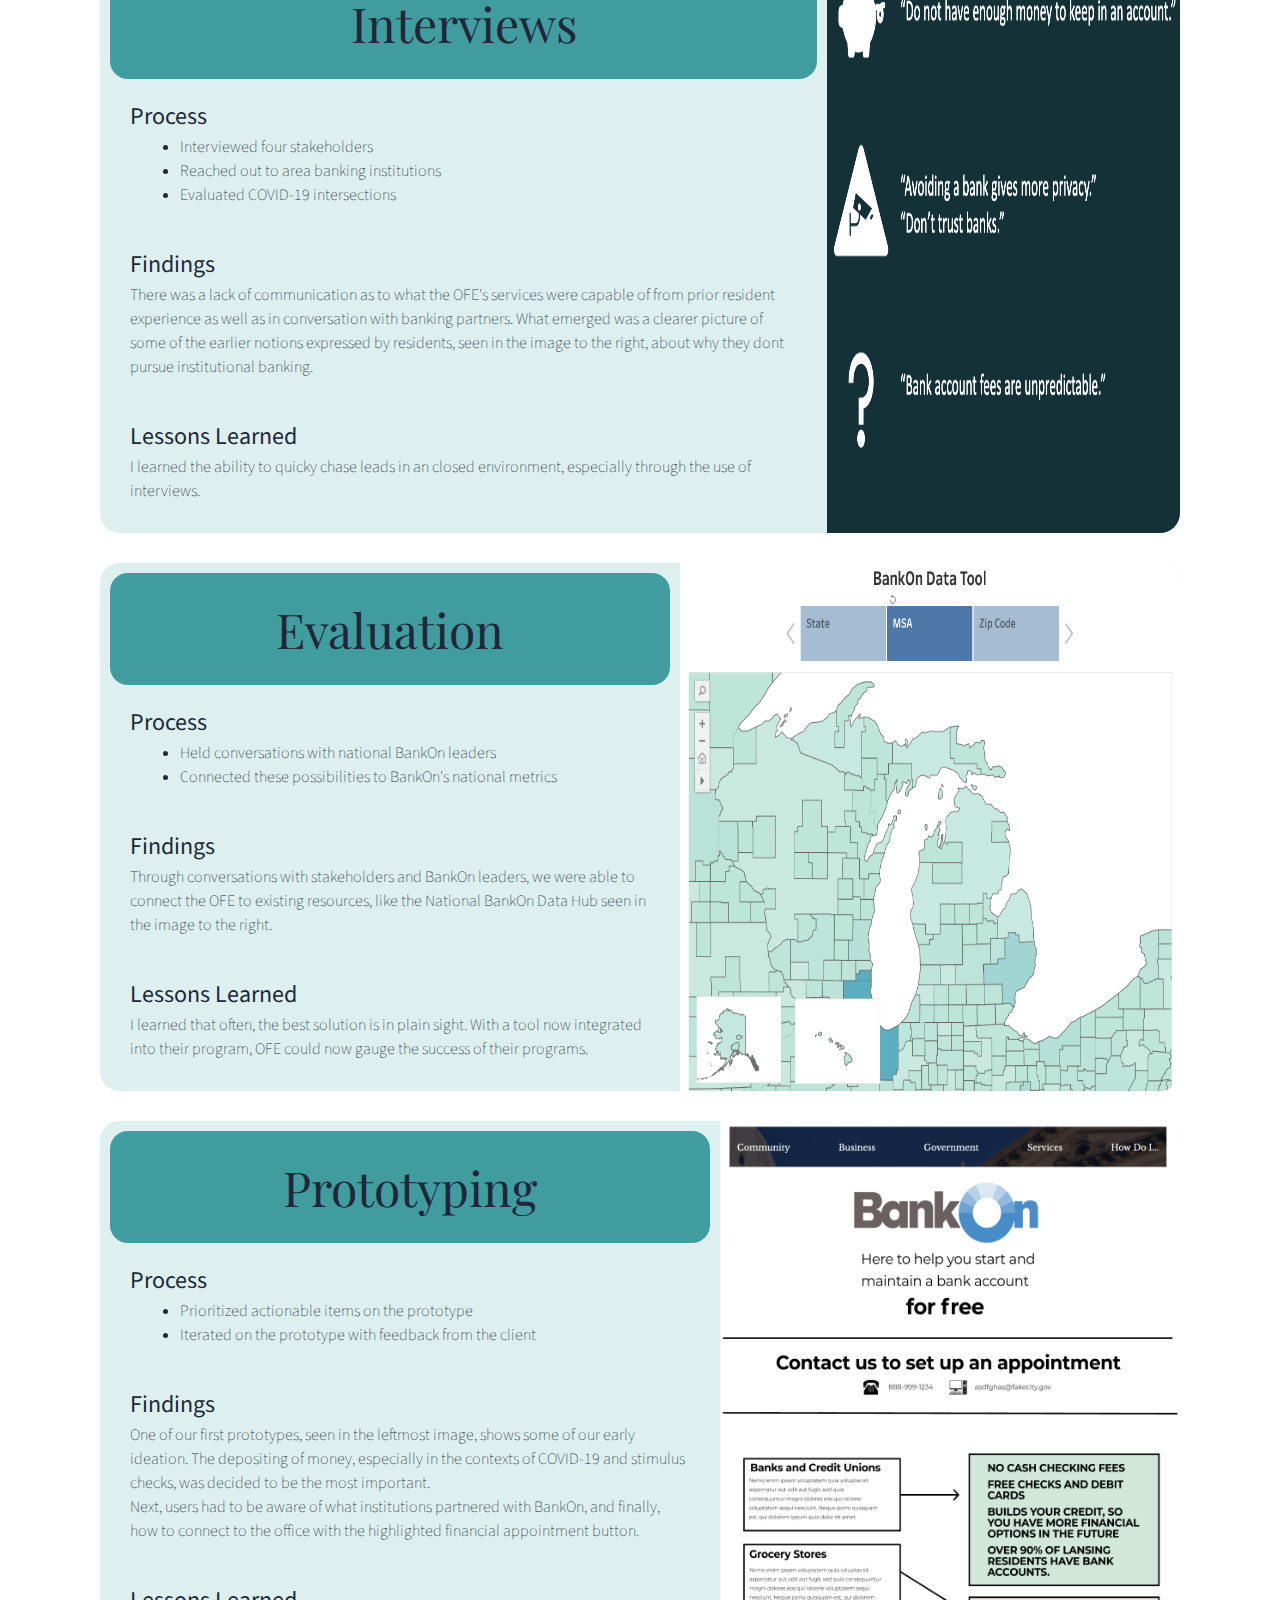
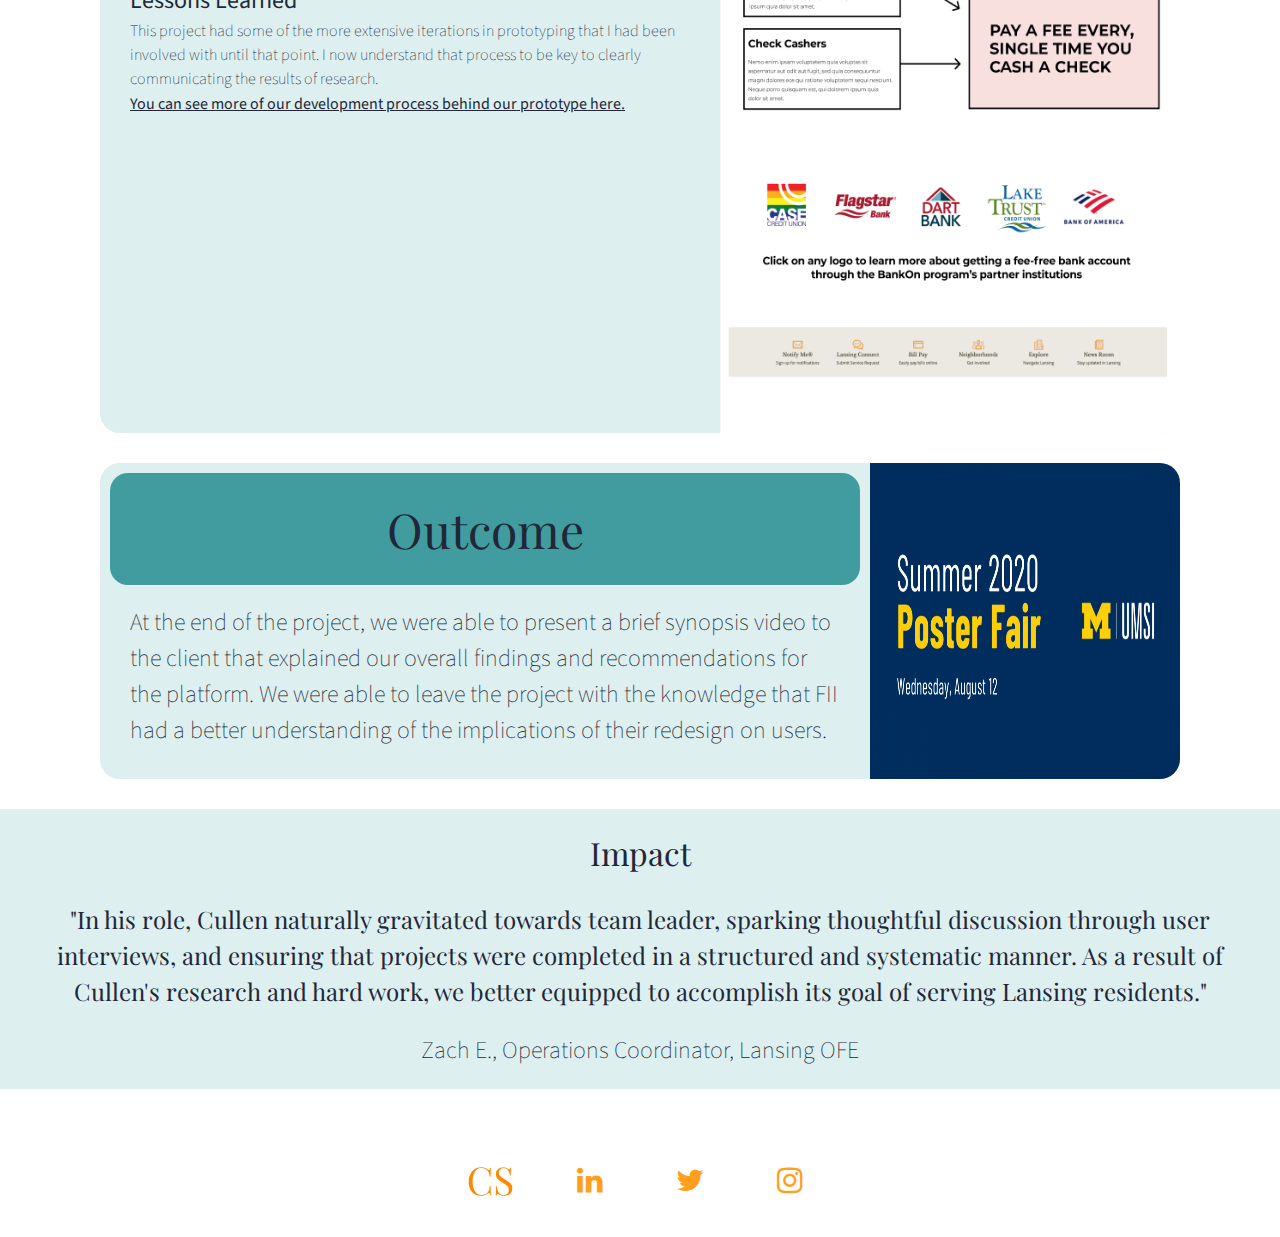
<file: lansing.html>
<!DOCTYPE html>
<html lang="en">
  <head>
    <meta charset="utf-8">
    <meta name="viewport" content="width=device-width, initial-scale=1.0">
    <link rel="shortcut icon" type="image/png" href="images/favicon.png"/>
    <link rel="stylesheet" type="text/css" href="css/html5reset.css">
    <link rel="stylesheet" type="text/css" href="css/style.css">
    <link href="https://fonts.googleapis.com/css2?family=Space+Grotesk:wght@300&display=swap" rel="stylesheet"> 
    <link rel="stylesheet" href="https://cdnjs.cloudflare.com/ajax/libs/font-awesome/4.7.0/css/font-awesome.min.css">


   <title>Lansing Financial Project</title>
  </head>
  <body>
    <a class = "skip" href="#skip">Skip to Main Content</a>
    <header>
      <nav>
        <li><h4 class = "smi"> Cullen R. Smith </h4></li>
        <div class="topnav">
          <li><h4 class = "cull"> Cullen R. Smith </h4></li>
          <li><a href="index.html">Home</a></li>
          <div class="dropdown">
            <button class="dropbtn">Portfolio
              
            </button>
            <div class="dropdown-content">
              <a href="design.html">Design</a>
              <a class="active" href="research.html">Research</a>
            </div>
          </div>
          <li><a href="impact.html"> About</a></li>
          <li><a href="contact.html">Contact</a></li> 
        </div>
        <div class="hamburger">
          <span class="bar"></span>
          <span class="bar"></span>
          <span class="bar"></span>
      </div>
      <script> 
        const hamburger = document.querySelector(".hamburger");
        const topnav = document.querySelector(".topnav");

        hamburger.addEventListener("click", mobileMenu);

        function mobileMenu() {
          hamburger.classList.toggle("active");
          topnav.classList.toggle("active");
        }
        </script>

     </nav>
    </header>

  <main id="skip" tabindex="0">

    <div class="contproj">
      <img class = "contimg" src="images/bank.jpg" alt="farm"></img>
      <div class="centered"><h1 style="font-weight:normal">Lansing Office of Financial Empowerment</h1></div>
    </div> 

    <div class="projblock">
  
      <div class="projposts">
  
        <div class="projfeature">
          <h2 style = "font-weight: normal;">Project Details</h2>
        </div>
  
        <div class="projpost">
          <img class="icons" src="images/time.png" style="margin-left: 37.5%"></img>
          <h2 style = "font-weight: normal;">Timeline</h2><br>
          <h4>Four months with three UMSI grad students.</h4>
        </div>
  
        <div class="projpost">
          <img class="icons" src="images/product.png" style="margin-left: 37.5%"></img><br>
          <h2 style = "font-weight: normal;">Product Goals</h2>
          <h4>OFE's goal is to equip low-income or at-risk residents for financial success. 
          </h4>
        </div>
  
        <div class="projpost">
          <img class="icons" src="images/goal.png" style="margin-left: 37.5%"></img>
          <h2 style = "font-weight: normal;">Project Goals</h2>
          <h4>Foster better connections between the office and those they serve.</h4>
        </div>

        <div class="projpost">
          <img class="icons" src="images/gear.png" style="margin-left: 37.5%"></img>
          <h2 style = "font-weight: normal;">Systems Used</h2>
          <h4>Figma, Jira, Lucidcharts.</h4>
        </div>

      </div>
    </div>

    <br>
    <table class = "timeline">
      <tbody>
      
      <tr class = "process">
      <td colspan="4"><h2 style="font-weight: normal;">Process</h2></td>
      </tr>
      
      <tr class = "method">
      <td colspan="2" style="padding:10px;"><h3 style="font-weight: normal; text-align: center;">I. Needs Assessment</h3></td>
      <td colspan="2" style="padding:10px;"><h3 style="font-weight: normal; text-align: center;"> II. Usability Evaluation</h3></td>
      </tr>
      
      
      
      <tr class = "assignment">
      <td style="padding:10px;"><h4 style="font-weight: normal; text-align: center;">Interviews</h4></td>
      <td style="padding:10px;"><h4 style="font-weight: normal; text-align: center;">Evaluation</h4></td>
      <td colspan="2" style="padding:10px;"><h4 style="font-weight: normal;text-align: center;">Prototyping & Iteration</h4></td>
      </tr>
      
      <tr class = "description">
      <td style="padding:10px;"><h4>We interviewed stakeholders to determine initial 
        findings about the system.</h4></td>
      <td style="padding:10px;"><h4>We determined ways that the program could connect with similar financial institutions to measure success.
      </h4></td>
      <td style="padding:10px;" colspan="2"><h4>We prioritized our findings and created a low-fidelity prototype.
      </h4></td>
      </tr>
      
      </tbody>
      </table>
   
      <div class="aboutheroproj">

        <div class="oneproj">
  
          <div class="onetopproj">
            <h1 style="font-weight: normal;">Interviews</h1>
          </div>
          
          <div class="onebottomproj">
            <h4 style="font-weight: normal;">Process<br></h4>

            <ul style = "margin-left: 50px">
                <h6>
                <li style="font-weight: 100;">Interviewed four stakeholders
                </li>

                <li style="font-weight: 100;">Reached out to area banking institutions</li>
                
                <li style="font-weight: 100;">Evaluated COVID-19 intersections</li>
                
                </h6>
              </ul>
              
              


          </div>
  
          <div class="onebottomerproj">
    
            <h4 style="font-weight: normal;">Findings<br>
            </h4> 
            <h6 style="font-weight: 100;">There was a lack of communication as to what the OFE's services were capable of from prior 
              resident experience as well as in conversation with banking partners. What emerged was a clearer picture of some 
              of the earlier notions expressed by residents, seen in the image to the right, about why they dont pursue institutional 
              banking.
              <br> 
            </h6> 
    
          </div>

          <div class="onebottomerproj">
    
            <h4 style="font-weight: normal;">Lessons Learned<br> 
            </h4> 
            <h6 style="font-weight: 100;">I learned the ability to quicky chase leads in an closed environment, especially through the use of interviews.
              <br>
            </h6> 
    
          </div>
          
        </div>
      
        <div class="twoproj">
          <img src="images/reasons.png" alt="persona">
        </div>
      
      </div>

      <div class="aboutheroproj">

        <div class="oneproj">
  
          <div class="onetopproj">
            <h1 style="font-weight: normal;">Evaluation</h1>
          </div>
          
          <div class="onebottomproj">
            <h4 style="font-weight: normal;">Process<br></h4>

              <ul style = "margin-left: 50px">
                <h6>
                <li style="font-weight: 100;">Held conversations with national BankOn leaders
                </li>                
                <li style="font-weight: 100;">Connected these possibilities to BankOn's national metrics</li>
                
                </h6>
              </ul>
              
              


          </div>
  
          <div class="onebottomerproj">
    
            <h4 style="font-weight: normal;">Findings<br>
            </h4> 
            <h6 style="font-weight: 100;"> Through conversations with stakeholders and BankOn leaders, we were able to connect 
              the OFE to existing resources, like the National BankOn Data Hub seen in the image to the right. 
              <br> 
            </h6> 
    
          </div>

          <div class="onebottomerproj">
    
            <h4 style="font-weight: normal;">Lessons Learned<br> 
            </h4> 
            <h6 style="font-weight: 100;">I learned that often, the best solution is in plain sight. With a tool now integrated into their program, OFE could now gauge the success of their programs.
              <br>
            </h6> 
    
          </div>
          
        </div>
      
        <div class="twoproj">
          <img src="images/datami.png" alt="survey">
        </div>
      
      </div>
  
      <div class="aboutheroproj">

        <div class="oneproj">
  
          <div class="onetop">
            <h1 style="font-weight: normal;">Prototyping</h1>
          </div>
          
          <div class="onebottomproj">
            <h4 style="font-weight: normal;">Process<br></h4>

              <ul style = "margin-left: 50px">
                <h6>
                <li style="font-weight: 100;">Prioritized actionable items on the prototype
                </li>

                <li style="font-weight: 100;">Iterated on the prototype with feedback from the client</li>
                
                </h6>
              </ul>
              
              


          </div>
  
          <div class="onebottomerproj">
    
            <h4 style="font-weight: normal;">Findings<br>
            </h4> 
            <h6 style="font-weight: 50;">One of our first prototypes, seen in the leftmost image, shows some of our early ideation. 
              The depositing of money, especially in the contexts of COVID-19 and stimulus checks, was decided to be the most important.<br> Next, 
              users had to be aware of what institutions partnered with BankOn, and finally, how to connect to the office with the highlighted financial appointment button.
              <br> 
            </h6> 
    
          </div>

          <div class="onebottomerproj">
    
            <h4 style="font-weight: normal;">Lessons Learned<br> 
            </h4> 
            <h6 style="font-weight: 100;">This project had some of the more extensive iterations in prototyping that I had been involved with until that point. I now understand that process to be key to clearly communicating the results of research.
              
            </h6> 

            <a href="https://www.figma.com/file/Qe4ogRr5JrtDPyn22GCRYL/BankOn-Wireframe-Sketch?node-id=0%3A1"> You can see more of our development process behind our prototype here.</a>
    
          </div>
          
        </div>
      
        <div class="twoproj">
          <img src="images/finone.png" alt="user testing">
          <img src="images/fintwo.png" alt="user testing">
        </div>
      
      </div>

      <div class="aboutheroproj">

        <div class="oneproj">
  
          <div class="onetop">
            <h1 style="font-weight: normal;">Outcome</h1>
          </div>
          
          <div class="onebottomproj">
            <h4>At the end of the project, we were able to 
              present a brief synopsis video to the client that explained our 
              overall findings and recommendations for the platform. We were able to leave the project with 
              the knowledge that FII had a better understanding of the implications of their redesign on users.
              <br></h4>
          </div>
  
      
          
        </div>
        <div class="twoproj">
          <img style = "width: 100%" src="images/poster.png"></img>
        </div>
      </div>
      
     

      <div class="quote">
        <h2 style = "font-weight: normal;">Impact
        </h2> <br>
        <h3 style = "font-weight: normal; text-align: center;">"In his role, Cullen naturally gravitated towards
           team leader, sparking thoughtful discussion through user interviews, and ensuring that projects were 
           completed in a structured and systematic manner. As a result of Cullen's research and hard work, we better
            equipped to accomplish its goal of serving Lansing residents."

        </h3> <br>
        <h4 style = "text-align: center;">Zach E., Operations Coordinator, Lansing OFE</h4>

      </div>
  
  </main>


<footer>
  <div id="social">
    <div id="container">
       <ul>
        <li>
          <a href="" title="Logo" target="_blank">
             <img class="icos" src="images/apple-touch-icon.png"></img>
          </a>
       </li>

          <li>
             <a href="https://www.linkedin.com/in/cullen-r-smith/" title="LinkedIn" target="_blank">
                <i class="fa fa-linkedin"></i>
             </a>
          </li>
  
          <li>
             <a href="https://twitter.com/cullenrsmith?lang=en" title="Twitter" target="_blank">
                <i class="fa fa-twitter"></i>
             </a>
            </li>
  
          <li>
             <a href="https://www.instagram.com/cullenrsmith/" title="Instagram" target="_blank">
                <i class="fa fa-instagram"></i>
             </a>
          </li>
       </ul>
    </div>
  </div>
</footer>
</body>

</html>
</file>
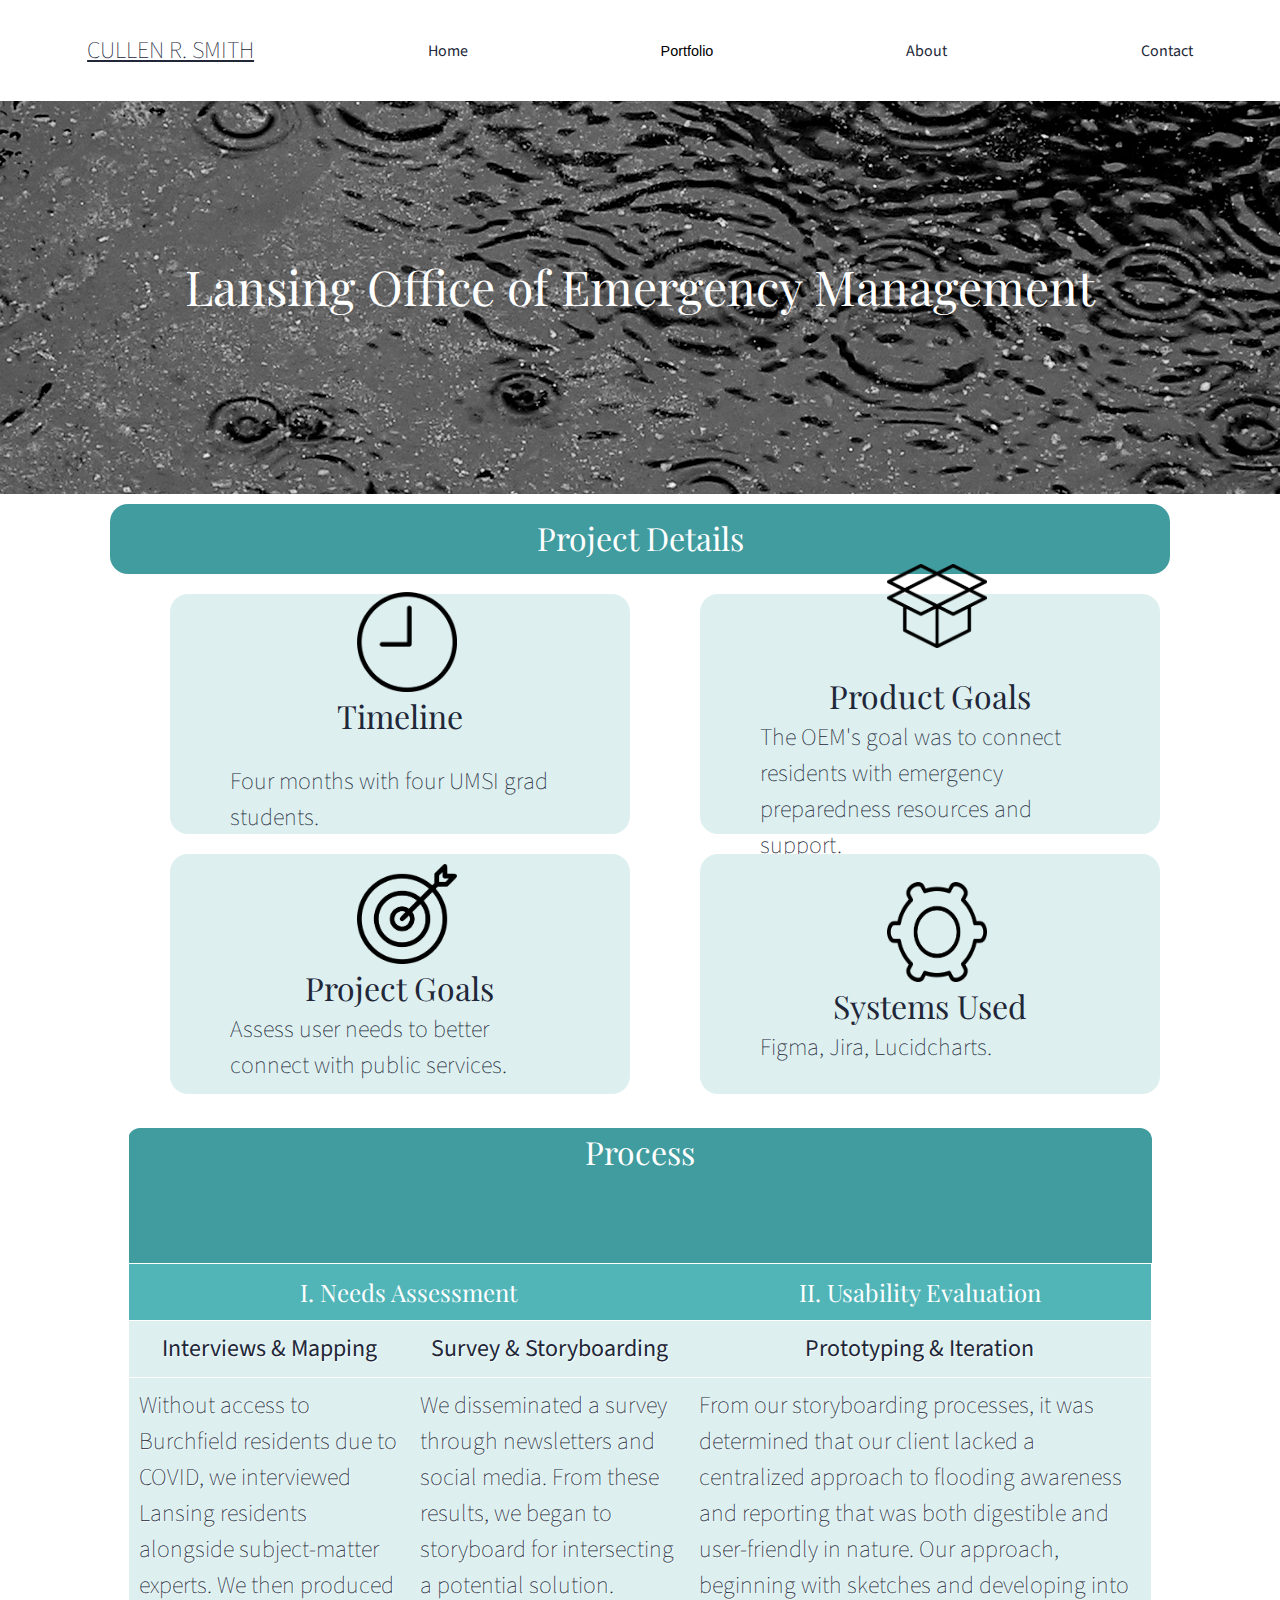
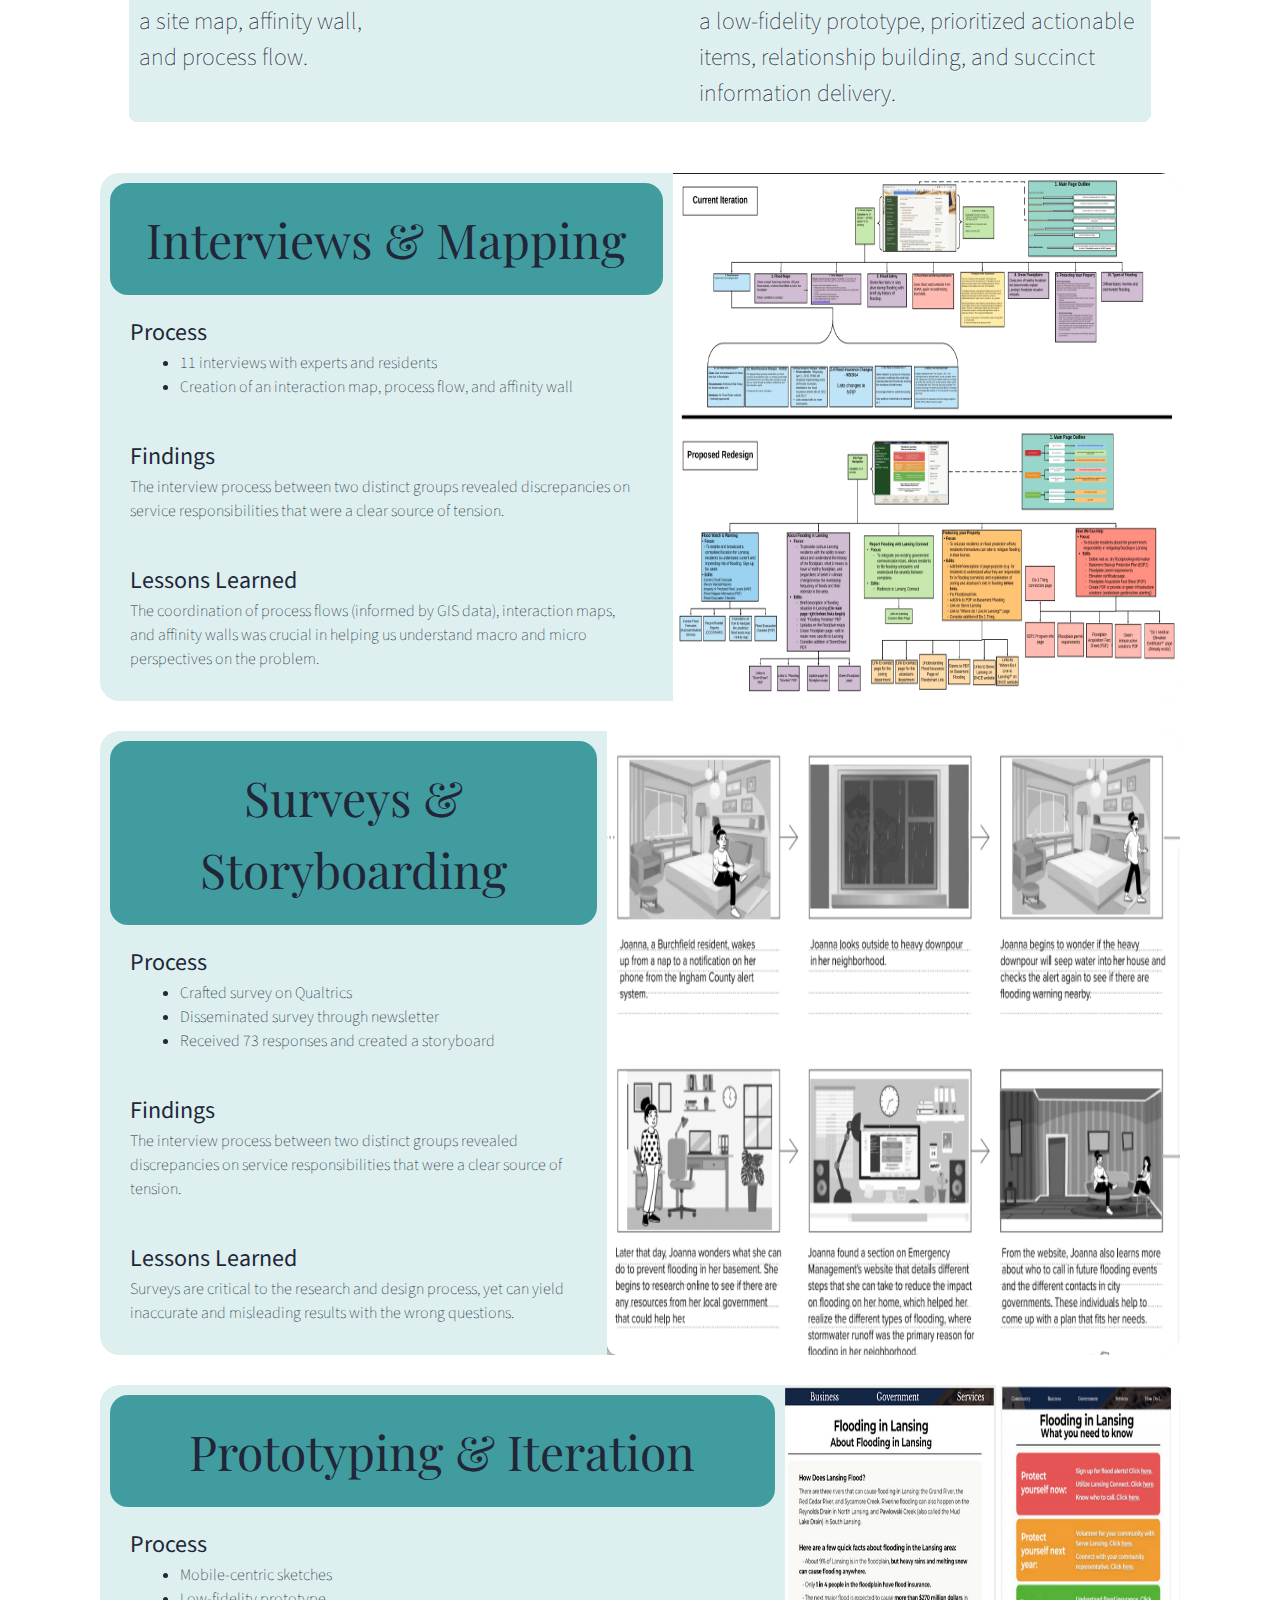
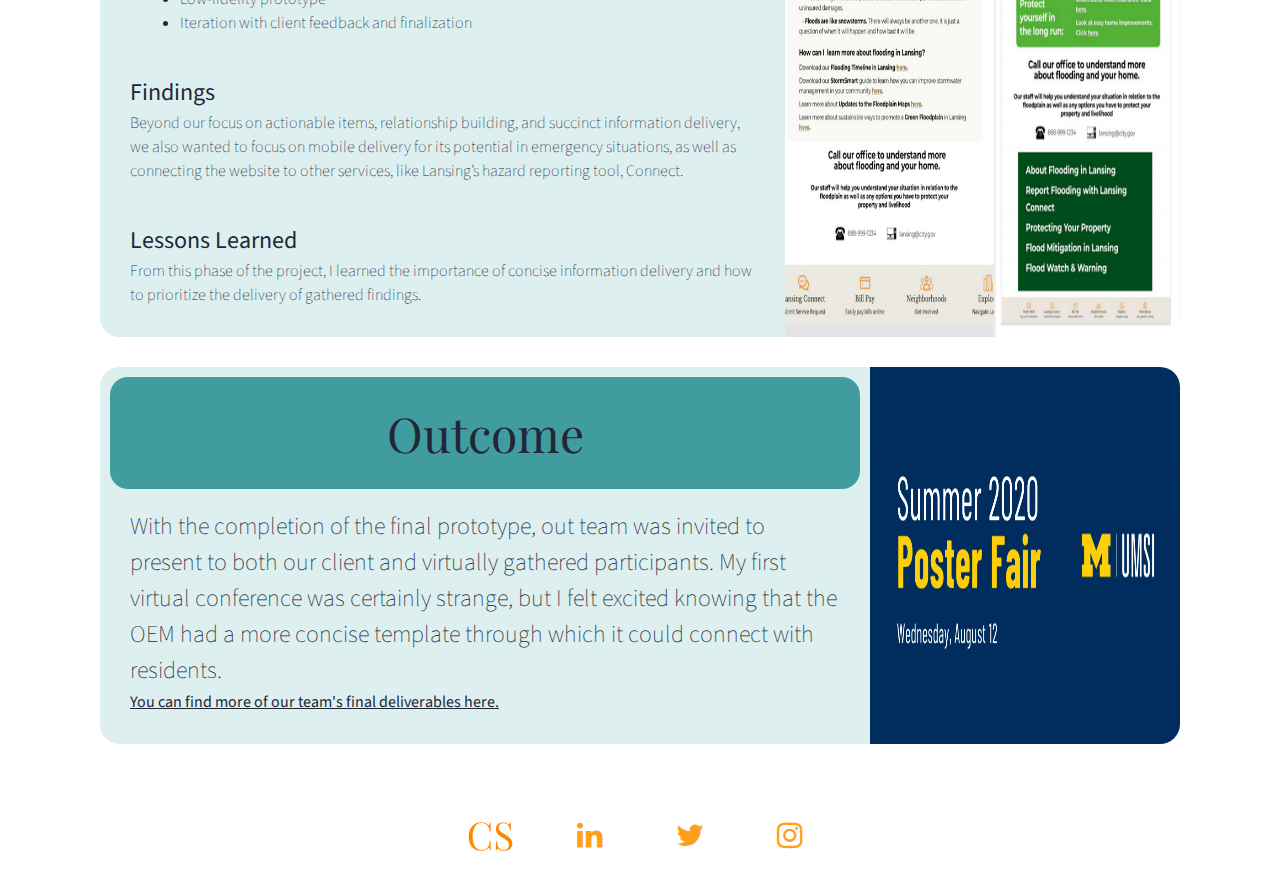
<file: lansingtwo.html>
<!DOCTYPE html>
<html lang="en">
  <head>
    <meta charset="utf-8">
    <meta name="viewport" content="width=device-width, initial-scale=1.0">
    <link rel="shortcut icon" type="image/png" href="images/favicon.png"/>
    <link rel="stylesheet" type="text/css" href="css/html5reset.css">
    <link rel="stylesheet" type="text/css" href="css/style.css">
    <link href="https://fonts.googleapis.com/css2?family=Space+Grotesk:wght@300&display=swap" rel="stylesheet"> 
    <link rel="stylesheet" href="https://cdnjs.cloudflare.com/ajax/libs/font-awesome/4.7.0/css/font-awesome.min.css">


   <title>Lansing Flood Project</title>
  </head>
  <body>
    <a class = "skip" href="#skip">Skip to Main Content</a>
    <header>
      <nav>
        <li><h4 class = "smi"> Cullen R. Smith </h4></li>
        <div class="topnav">
          <li><h4 class = "cull"> Cullen R. Smith </h4></li>
          <li><a href="index.html">Home</a></li>
          <div class="dropdown">
            <button class="dropbtn">Portfolio
              
            </button>
            <div class="dropdown-content">
              <a href="design.html">Design</a>
              <a class="active" href="research.html">Research</a>
            </div>
          </div>
          <li><a href="impact.html"> About</a></li>
          <li><a href="contact.html">Contact</a></li> 
        </div>
        <div class="hamburger">
          <span class="bar"></span>
          <span class="bar"></span>
          <span class="bar"></span>
      </div>
      <script> 
        const hamburger = document.querySelector(".hamburger");
        const topnav = document.querySelector(".topnav");

        hamburger.addEventListener("click", mobileMenu);

        function mobileMenu() {
          hamburger.classList.toggle("active");
          topnav.classList.toggle("active");
        }
        </script>

     </nav>
    </header>

  <main id="skip" tabindex="0">

    <div class="contproj">
      <img class = "contimg" src="images/rain.jpg" alt="neighborhood"></img>
      <div class="centered"><h1 style="font-weight:normal">Lansing Office of Emergency Management</h1></div>
    </div> 

    <div class="projblock">
  
      <div class="projposts">
  
        <div class="projfeature">
          <h2 style = "font-weight: normal;">Project Details</h2>
        </div>
  
        <div class="projpost">
          <img class="icons" src="images/time.png" style="margin-left: 37.5%"></img>
          <h2 style = "font-weight: normal;">Timeline</h2><br>
          <h4>Four months with four UMSI grad students.</h4>
        </div>
  
        <div class="projpost">
          <img class="icons" src="images/product.png" style="margin-left: 37.5%"></img><br>
          <h2 style = "font-weight: normal;">Product Goals</h2>
          <h4>The OEM's goal was to connect residents with emergency preparedness resources and support.</h4>
        </div>
  
        <div class="projpost">
          <img class="icons" src="images/goal.png" style="margin-left: 37.5%"></img>
          <h2 style = "font-weight: normal;">Project Goals</h2>
          <h4>Assess user needs to better connect with public services.</h4>
        </div>

        <div class="projpost">
          <img class="icons" src="images/gear.png" style="margin-left: 37.5%"></img>
          <h2 style = "font-weight: normal;">Systems Used</h2>
          <h4>Figma, Jira, Lucidcharts.</h4>
        </div>

      </div>
    </div>

    <br>
    <table class = "timeline">
      <tbody>
      
      <tr class = "process">
      <td colspan="4"><h2 style="font-weight: normal;">Process</h2></td>
      </tr>
      
      <tr class = "method">
      <td colspan="2" style="padding:10px;"><h3 style="font-weight: normal; text-align: center;">I. Needs Assessment</h3></td>
      <td colspan="2" style="padding:10px;"><h3 style="font-weight: normal; text-align: center;"> II. Usability Evaluation</h3></td>
      </tr>
      
      
      
      <tr class = "assignment">
      <td style="padding:10px;"><h4 style="font-weight: normal; text-align: center;">Interviews & Mapping</h4></td>
      <td style="padding:10px;"><h4 style="font-weight: normal; text-align: center;">Survey & Storyboarding</h4></td>
      <td colspan="2" style="padding:10px;"><h4 style="font-weight: normal;text-align: center;">Prototyping & Iteration</h4></td>
      </tr>
      
      <tr class = "description">
      <td style="padding:10px;"><h4>Without access to Burchfield residents due to COVID, 
        we interviewed Lansing residents alongside subject-matter experts. We then produced a site map, 
        affinity wall,  and process flow.</h4></td>
      <td style="padding:10px;"><h4>We disseminated a survey through newsletters and social media. 
        From these results, we began to storyboard for intersecting a potential solution. 

      </h4></td>
      <td style="padding:10px;" colspan="2"><h4>From our storyboarding processes, it was determined that our 
        client lacked a centralized approach to flooding awareness and reporting that was both digestible and 
        user-friendly in nature. Our approach, beginning with sketches and developing into a low-fidelity prototype, 
        prioritized actionable items, relationship building, and succinct information delivery. 


      </h4></td>
      </tr>
      
      </tbody>
      </table>
   
      <div class="aboutheroproj">

        <div class="oneproj">
  
          <div class="onetopproj">
            <h1 style="font-weight: normal;">Interviews & Mapping</h1>
          </div>
          
          <div class="onebottomproj">
            <h4 style="font-weight: normal;">Process<br></h4>

            <ul style = "margin-left: 50px">
                <h6>
                <li style="font-weight: 100;">11 interviews with experts and residents 
                </li>

                <li style="font-weight: 100;">Creation of an interaction map, process flow, and affinity wall
                </li>
  
                
                </h6>
              </ul>
              
              


          </div>
  
          <div class="onebottomerproj">
    
            <h4 style="font-weight: normal;">Findings<br>
            </h4> 
            <h6 style="font-weight: 100;">The interview process between two distinct groups revealed discrepancies 
              on service responsibilities that were a clear source of tension. 
 
              <br> 
            </h6> 
    
          </div>

          <div class="onebottomerproj">
    
            <h4 style="font-weight: normal;">Lessons Learned<br> 
            </h4> 
            <h6 style="font-weight: 100;">The coordination of process flows (informed by GIS data), 
              interaction maps, and affinity walls was crucial in helping us understand macro and micro 
              perspectives on the problem. 

              <br>
            </h6> 
    
          </div>
          
        </div>
      
        <div class="twoproj">
          <img src="images/processmap.png" alt="persona">
        </div>
      
      </div>

      <div class="aboutheroproj">

        <div class="oneproj">
  
          <div class="onetopproj">
            <h1 style="font-weight: normal;">Surveys & Storyboarding</h1>
          </div>
          
          <div class="onebottomproj">
            <h4 style="font-weight: normal;">Process<br></h4>

              <ul style = "margin-left: 50px">
                <h6>
                <li style="font-weight: 100;">Crafted survey on Qualtrics</li>

                <li style="font-weight: 100;">  Disseminated survey through newsletter</li>
                
                <li style="font-weight: 100;"> Received 73 responses and created a storyboard</li>
                
                </h6>
              </ul>
              
              


          </div>
  
          <div class="onebottomerproj">
    
            <h4 style="font-weight: normal;">Findings<br>
            </h4> 
            <h6 style="font-weight: 100;">The interview process between two distinct groups 
              revealed discrepancies on service responsibilities that were a clear source of tension.  
              <br> 
            </h6> 
    
          </div>

          <div class="onebottomerproj">
    
            <h4 style="font-weight: normal;">Lessons Learned<br> 
            </h4> 
            <h6 style="font-weight: 100;">Surveys are critical to the research and design process, 
              yet can yield inaccurate and misleading results with the wrong questions. 

              <br>
            </h6> 
    
          </div>
          
        </div>
      
        <div class="twoproj">
          <img src="images/story.png" alt="survey">
        </div>
      
      </div>
  
      <div class="aboutheroproj">

        <div class="oneproj">
  
          <div class="onetop">
            <h1 style="font-weight: normal;">Prototyping & Iteration</h1>
          </div>
          
          <div class="onebottomproj">
            <h4 style="font-weight: normal;">Process<br></h4>

              <ul style = "margin-left: 50px">
                <h6>
                <li style="font-weight: 100;">Mobile-centric sketches 
                  
                  
                </li>

                <li style="font-weight: 100;">Low-fidelity prototype
                 </li>
                
                <li style="font-weight: 100;"> Iteration with client feedback and finalization</li>
                
                </h6>
              </ul>
              
              


          </div>
  
          <div class="onebottomerproj">
    
            <h4 style="font-weight: normal;">Findings<br>
            </h4> 
            <h6 style="font-weight: 100;">Beyond our focus on actionable items, relationship building, and succinct information 
              delivery, we also wanted to focus on mobile delivery for its potential in emergency situations, 
              as well as connecting the website to other services, like Lansing’s hazard reporting tool, Connect.  
 
              <br> 
            </h6> 
    
          </div>

          <div class="onebottomerproj">
    
            <h4 style="font-weight: normal;">Lessons Learned<br> 
            </h4> 
            <h6 style="font-weight: 100;">
              From this phase of the project, I learned the importance of concise information delivery and how
              to prioritize the delivery of gathered findings. 
              <br>
            </h6> 
    
          </div>
          
        </div>
      
        <div class="twoproj">
          <img style="width: 100%;" src="images/improve.png" alt="user testing">
        </div>
      
      </div>

      <div class="aboutheroproj">

        <div class="oneproj">
  
          <div class="onetop">
            <h1 style="font-weight: normal;">Outcome</h1>
          </div>
          
          <div class="onebottomproj">
            <h4>With the completion of the final prototype, out team was invited to 
              present to both our client and virtually gathered participants. My first virtual conference was 
              certainly strange, but I felt excited knowing that the OEM had a more concise template through 
              which it could connect with residents.
              <br></h4>
              <a href = "https://drive.google.com/drive/folders/1Bsfpa1uSzOoPTIpzj-l7751hvz64eN3e?usp=sharing">
                You can find more of our team's final deliverables here.</a> 
          </div>
  
        
          
        </div>
        <div class="twoproj">
          <img style = "width: 100%" src="images/poster.png"></img>
        </div>
      </div>
  
  </main>


<footer>
  <div id="social">
    <div id="container">
       <ul>
        <li>
          <a href="" title="Logo" target="_blank">
             <img class="icos" src="images/apple-touch-icon.png"></img>
          </a>
       </li>

          <li>
             <a href="https://www.linkedin.com/in/cullen-r-smith/" title="LinkedIn" target="_blank">
                <i class="fa fa-linkedin"></i>
             </a>
          </li>
  
          <li>
             <a href="https://twitter.com/cullenrsmith?lang=en" title="Twitter" target="_blank">
                <i class="fa fa-twitter"></i>
             </a>
            </li>
  
          <li>
             <a href="https://www.instagram.com/cullenrsmith/" title="Instagram" target="_blank">
                <i class="fa fa-instagram"></i>
             </a>
          </li>
       </ul>
    </div>
  </div>
</footer>
</body>

</html>
</file>
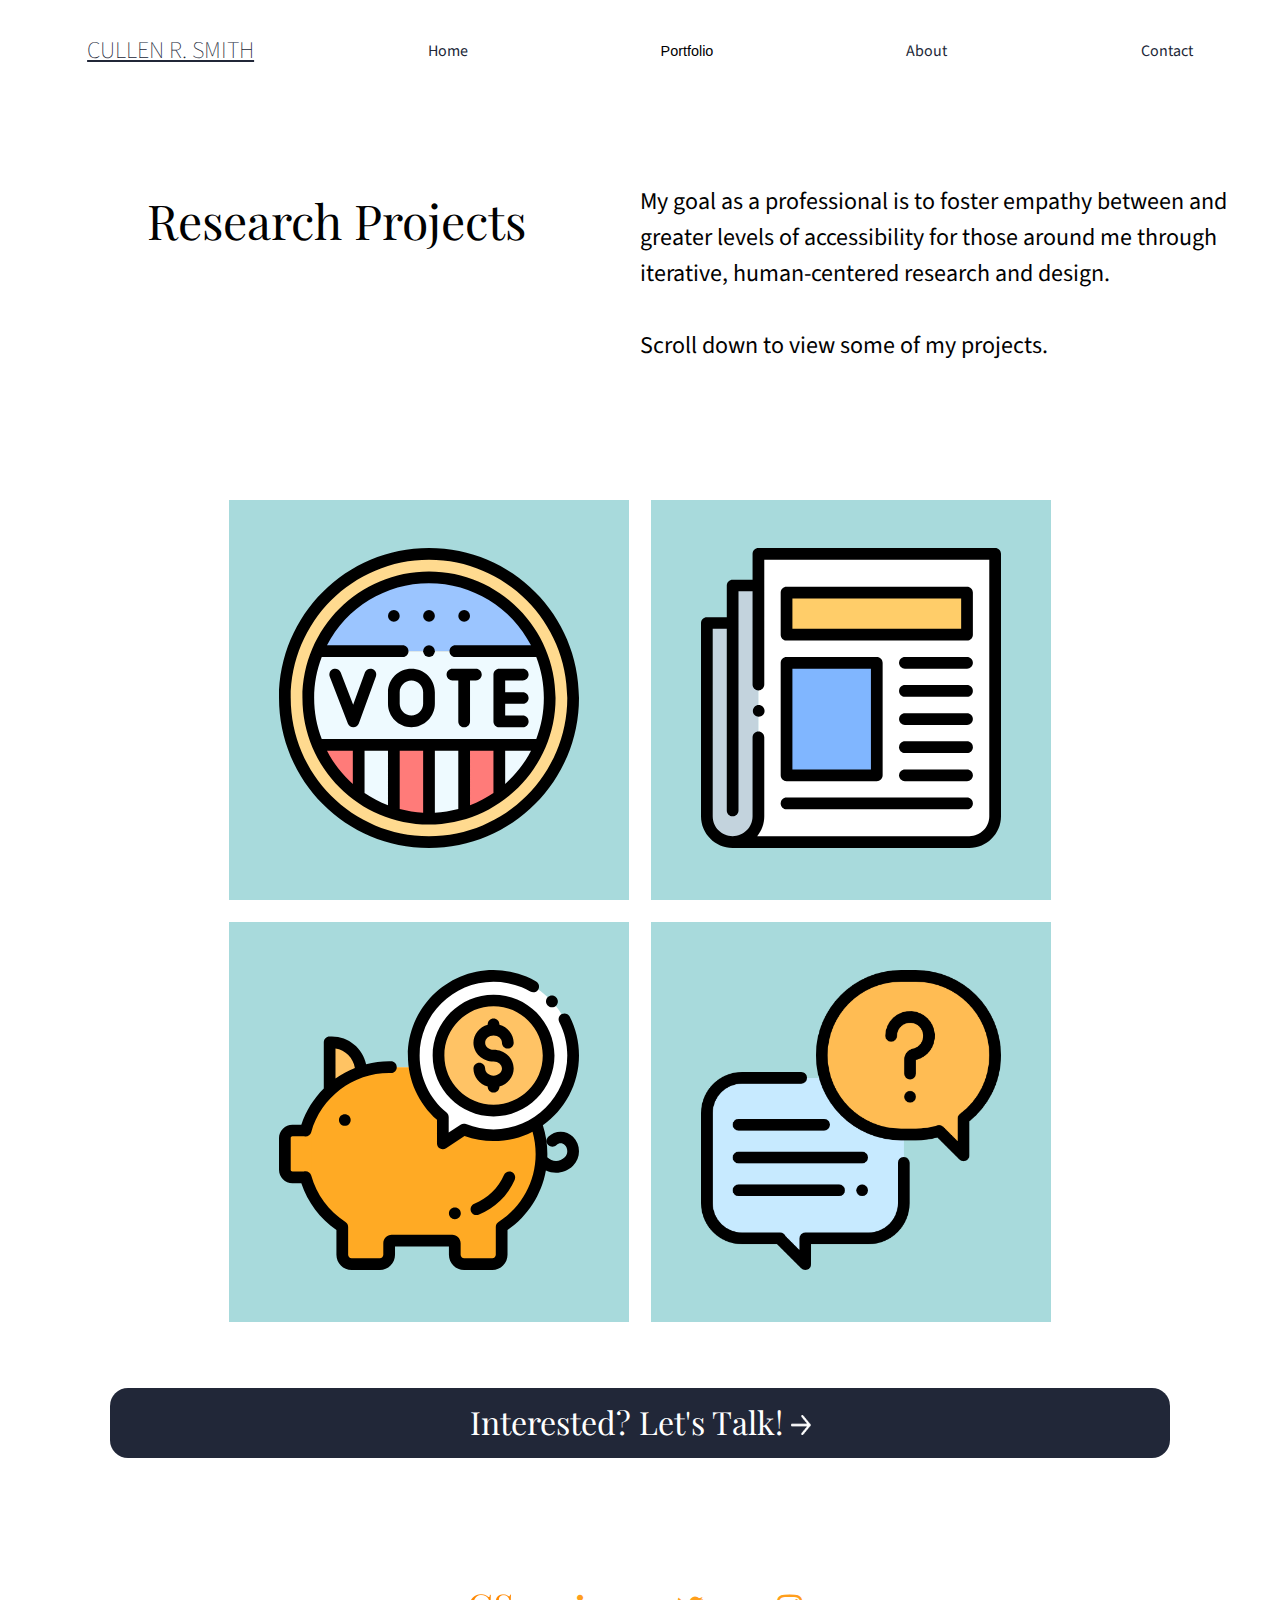
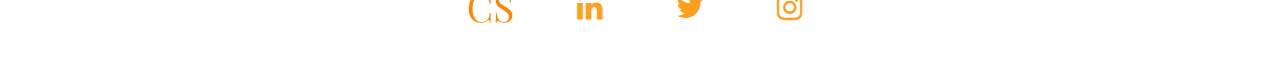
<file: research.html>
<!DOCTYPE html>
<html lang="en">
  <head>
    <meta charset="utf-8">
    <meta name="viewport" content="width=device-width, initial-scale=1.0">
    <link rel="shortcut icon" type="image/png" href="images/favicon.png"/>
    <link rel="stylesheet" type="text/css" href="css/html5reset.css">
    <link rel="stylesheet" type="text/css" href="css/style.css">
    <link href="https://fonts.googleapis.com/css2?family=Space+Grotesk:wght@300&display=swap" rel="stylesheet"> 
    <link rel="stylesheet" href="https://cdnjs.cloudflare.com/ajax/libs/font-awesome/4.7.0/css/font-awesome.min.css">


   <title> Research </title>
  </head>
  <body>
    <a class = "skip" href="#skip">Skip to Main Content</a>
    <header>
      <nav>
        <li><h4 class = "smi"> Cullen R. Smith </h4></li>
        <div class="topnav">
          <li><h4 class = "cull"> Cullen R. Smith </h4></li>
          <li><a href="index.html">Home</a></li>
          <div class="dropdown">
            <button class="dropbtn">Portfolio
              
            </button>
            <div class="dropdown-content">
              <a href="design.html">Design</a>
              <a class="active" href="research.html">Research</a>
            </div>
          </div>
          <li><a href="impact.html"> About</a></li>
          <li><a href="contact.html">Contact</a></li> 
        </div>
        <div class="hamburger">
          <span class="bar"></span>
          <span class="bar"></span>
          <span class="bar"></span>
      </div>
      <script> 
        const hamburger = document.querySelector(".hamburger");
        const topnav = document.querySelector(".topnav");

        hamburger.addEventListener("click", mobileMenu);

        function mobileMenu() {
          hamburger.classList.toggle("active");
          topnav.classList.toggle("active");
        }
        </script>

     </nav>
    </header>

  <main id="skip" tabindex="0">
    
    <section class="hero">
      <h1 style="font-weight: normal;">Research Projects</h1>
      <article>
      <h4 style="font-weight: normal;">My goal as a professional is to foster empathy between and greater levels of accessibility for those around me
        through iterative, human-centered research and design. <br>
        <br> 
        Scroll down to view some of my projects. </h4>
      </article>
    </section>

    <div class = "cardcontainer">
    
      <div class="flip-card">
        <div class="flip-card-inner">
          <div class="flip-card-front">
            <br>
            <br>
            <img src="images/vote.svg" alt="I Voted stickers" style="width:300px;height:300px;"> 
          </div>
          <div class="flip-card-back">
           <br>
            <h2 style = "font-weight: normal;" tabindex="1">Ann Arbor City Clerk</h2><br>
            <h4>Worked with Ann Arbor City Clerks, voting rights officials, and blind voters
                to make the voting process more transparent and accessible. 
            </h4><br>
            <a href="vote.html">Read more here.</a>
          </div>
        </div>
      </div>
   
      <div class="flip-card">
        <div class="flip-card-inner">
          <div class="flip-card-front">
            <br>
            <br>
            <img src="images/newspaper.svg" alt="Cartoon drawing of a piggy bank" style="width:300px;height:300px;"> 
          </div>
          <div class="flip-card-back">
            <br>
            <br>
            <h2 style = "font-weight: normal;" tabindex="2"> City of Lansing - OEM </h2><br>
            <h4>Utilized a variety of user research techniques to better connect Lansing residents to the Office of Emergency Management and its disaster mitigation services.
                        </h4><br>
            <a href="lansingtwo.html">Read more here.</a><br>
          </div>
        </div>
      </div>
  
      <div class="flip-card">
        <div class="flip-card-inner">
          <div class="flip-card-front">
            <br>
            <br>
            <img src="images/piggy-bank.svg" alt="cartoon wheelchair with heart" style="width:300px;height:300px;"> 
          </div>
          <div class="flip-card-back">
           <br>
      
            <h2 style = "font-weight: normal;" tabindex="3">Family Independence Initiative</h2><br>
            <h4>Led a comprehensive usability review of a family-focused financial tech nonprofit. 
            </h4><br>
            <a href="fii.html">Read more here.</a>
          </div>
        </div>
      </div>
  
      <div class="flip-card">
        <div class="flip-card-inner">
          <div class="flip-card-front">
            <br>
            <br>
            <img src="images/conversation.png" alt="cartoon conversation bubble with question above it" style="width:300px;height:300px;"> 
          </div>
          <div class="flip-card-back">
           <br>
      
            <h2 style = "font-weight: normal;" tabindex="4" >City of Lansing - OFE</h2><br>
            
            <h4>Guided the Office of Financial Empowerment as it tried to maintain financial education and guidance services during the pandemic through user research and design techniques. 
            </h4><br>
            <a href="lansing.html">Read more here.</a><br>
          </div>
        </div>
      </div>
    </div>
  
    
    <div class="aboutcontainers">
      <div class="features">
        <h2 style = "font-weight: normal;">Interested? Let's Talk! <a href="contact.html" title="resume" target="_blank">
          <img class="ico" src="images/arrow.png"></img></a></h2>
      </div>
    </div>
        
      </main>
      <br>
      <br>
      <footer>
        <div id="social">
          <div id="container">
             <ul>
              <li>
                <a href="" title="Logo" target="_blank">
                   <img class="icos" src="images/apple-touch-icon.png"></img>
                </a>
             </li>
  
                <li>
                   <a href="https://www.linkedin.com/in/cullen-r-smith/" title="LinkedIn" target="_blank">
                      <i class="fa fa-linkedin"></i>
                   </a>
                </li>
        
                <li>
                   <a href="https://twitter.com/cullenrsmith?lang=en" title="Twitter" target="_blank">
                      <i class="fa fa-twitter"></i>
                   </a>
                  </li>
        
                <li>
                   <a href="https://www.instagram.com/cullenrsmith/" title="Instagram" target="_blank">
                      <i class="fa fa-instagram"></i>
                   </a>
                </li>
             </ul>
          </div>
        </div>
      </footer>
     </body>

</html>
</file>
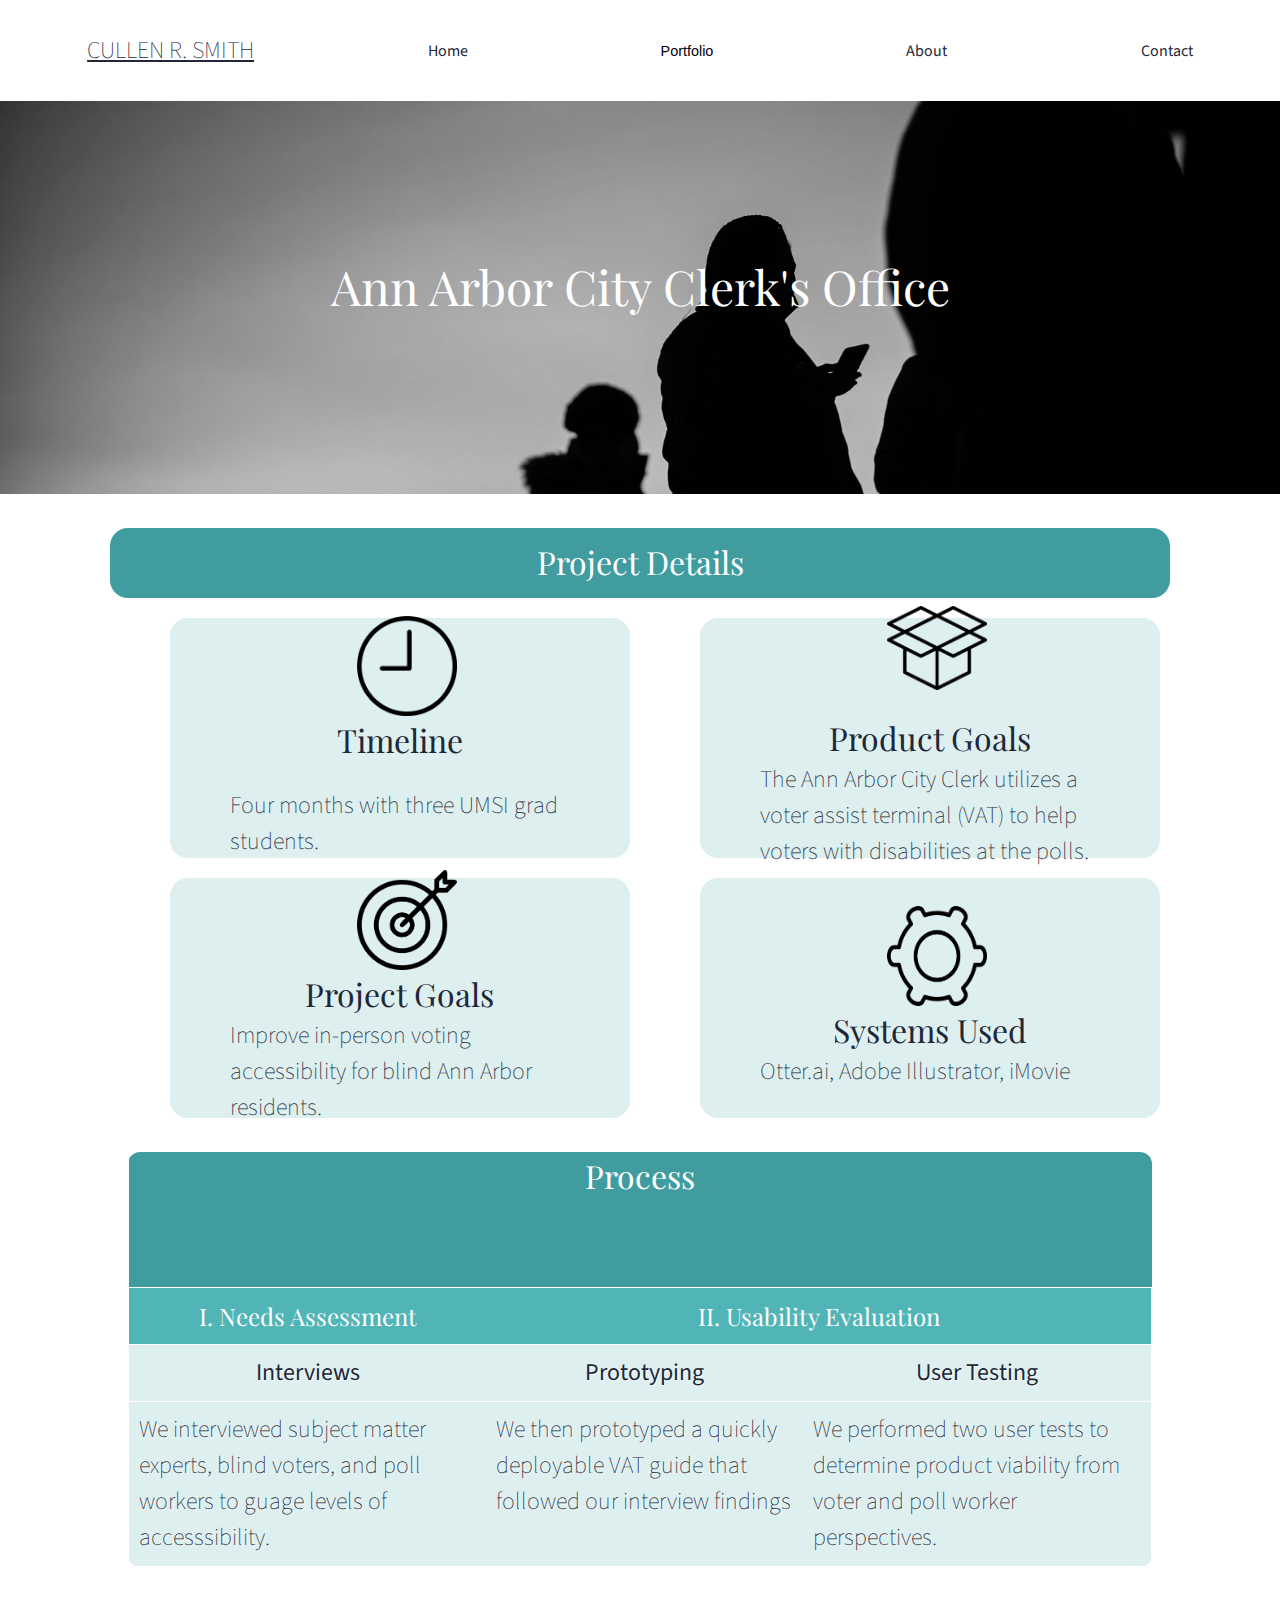
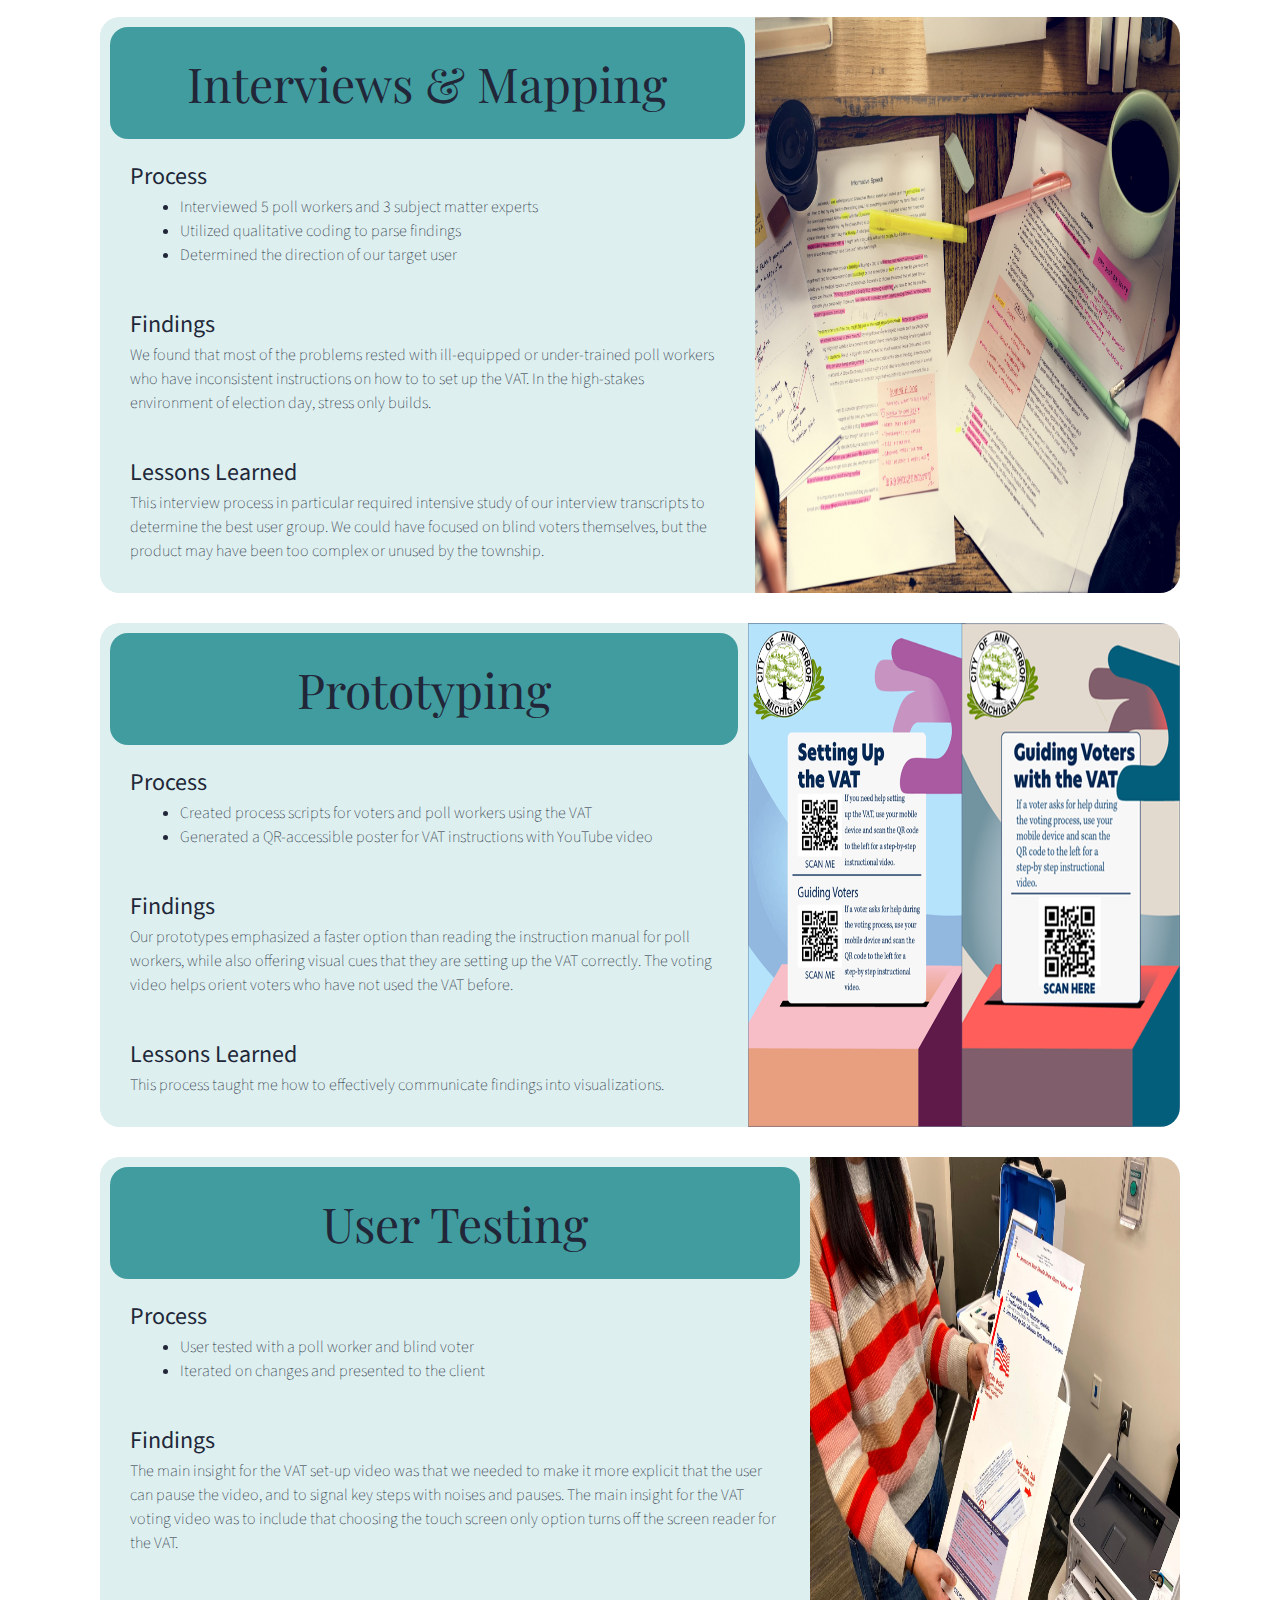
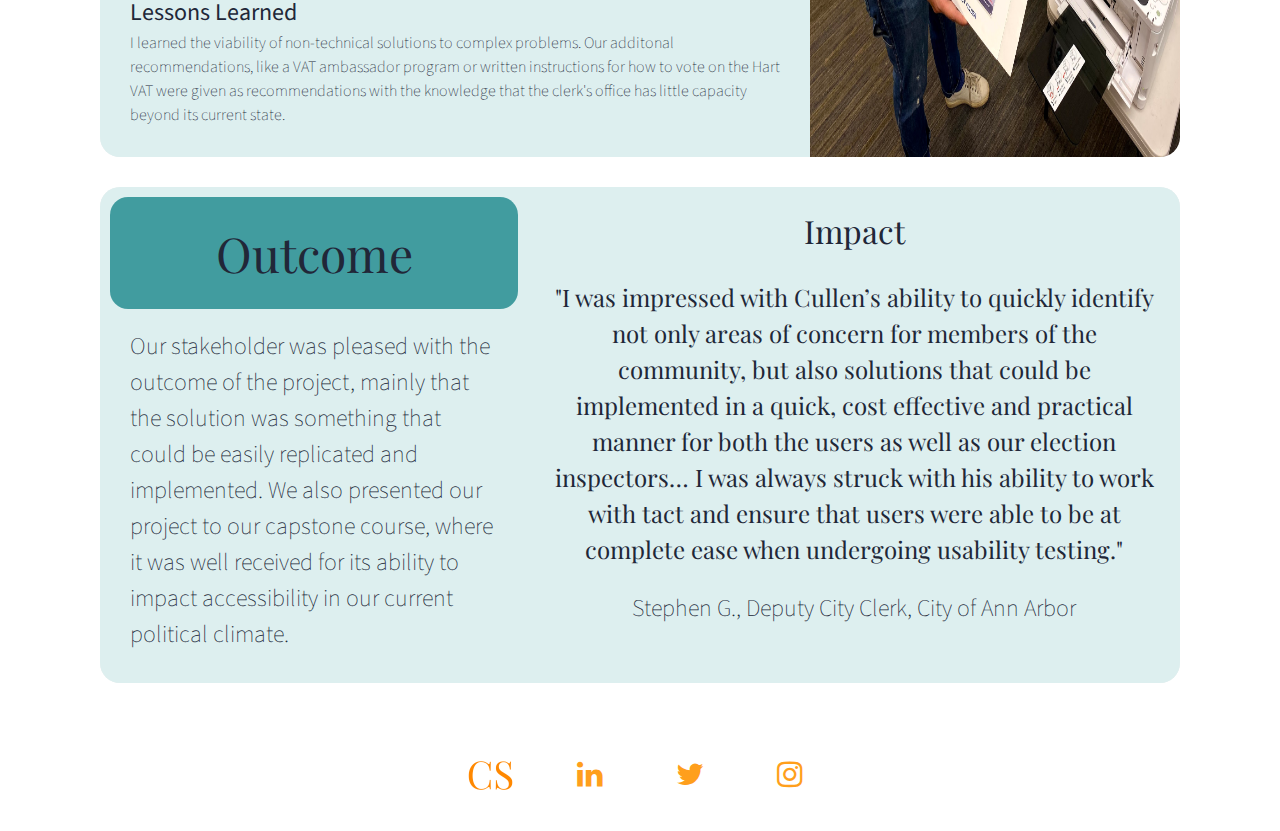
<file: vote.html>
<!DOCTYPE html>
<html lang="en">
  <head>
    <meta charset="utf-8">
    <meta name="viewport" content="width=device-width, initial-scale=1.0">
    <link rel="shortcut icon" type="image/png" href="images/favicon.png"/>
    <link rel="stylesheet" type="text/css" href="css/html5reset.css">
    <link rel="stylesheet" type="text/css" href="css/style.css">
    <link href="https://fonts.googleapis.com/css2?family=Space+Grotesk:wght@300&display=swap" rel="stylesheet"> 
    <link rel="stylesheet" href="https://cdnjs.cloudflare.com/ajax/libs/font-awesome/4.7.0/css/font-awesome.min.css">


   <title> Voting Project </title>
  </head>
  <body>
    <a class = "skip" href="#skip">Skip to Main Content</a>
    <header>
      <nav>
        <li><h4 class = "smi"> Cullen R. Smith </h4></li>
        <div class="topnav">
          <li><h4 class = "cull"> Cullen R. Smith </h4></li>
          <li><a href="index.html">Home</a></li>
          <div class="dropdown">
            <button class="dropbtn">Portfolio
              
            </button>
            <div class="dropdown-content">
              <a href="design.html">Design</a>
              <a class="active" href="research.html">Research</a>
            </div>
          </div>
          <li><a href="impact.html"> About</a></li>
          <li><a href="contact.html">Contact</a></li> 
        </div>
        <div class="hamburger">
          <span class="bar"></span>
          <span class="bar"></span>
          <span class="bar"></span>
      </div>
      <script> 
        const hamburger = document.querySelector(".hamburger");
        const topnav = document.querySelector(".topnav");

        hamburger.addEventListener("click", mobileMenu);

        function mobileMenu() {
          hamburger.classList.toggle("active");
          topnav.classList.toggle("active");
        }
        </script>

     </nav>
    </header>

  <main id="skip" tabindex="0">

    <div class="contproj">
      <img class = "contimg" src="images/voter.png" alt="standing in line for the vote">Ann Arbor City Clerk's Office</img>
      <div class="centered"><h1 style="font-weight:normal">Ann Arbor City Clerk's Office</h1></div>
    </div> 

    <div class="projblock">
  
      <div class="projposts">
  
        <div class="projfeature">
          <h2 style = "font-weight: normal;">Project Details</h2>
        </div>
  
        <div class="projpost">
          <img class="icons" src="images/time.png" style="margin-left: 37.5%"></img>
          <h2 style = "font-weight: normal;">Timeline</h2><br>
          <h4>Four months with three UMSI grad students.</h4>
        </div>
  
        <div class="projpost">
          <img class="icons" src="images/product.png" style="margin-left: 37.5%"></img><br>
          <h2 style = "font-weight: normal;">Product Goals</h2>
          <h4>The Ann Arbor City Clerk utilizes a voter assist terminal (VAT) to 
            help voters with disabilities at the polls. 
          </h4>
        </div>
  
        <div class="projpost">
          <img class="icons" src="images/goal.png" style="margin-left: 37.5%"></img>
          <h2 style = "font-weight: normal;">Project Goals</h2>
          <h4>Improve in-person voting accessibility for blind Ann Arbor residents.</h4>
        </div>

        <div class="projpost">
          <img class="icons" src="images/gear.png" style="margin-left: 37.5%"></img>
          <h2 style = "font-weight: normal;">Systems Used</h2>
          <h4>Otter.ai, Adobe Illustrator, iMovie</h4>
        </div>

      </div>
    </div>

    <br>
    <table class = "timeline">
      <tbody>
      
      <tr class = "process">
      <td colspan="4"><h2 style="font-weight: normal;">Process</h2></td>
      </tr>
      
      <tr class = "method">
      <td colspan="1" style="padding:10px;"><h3 style="font-weight: normal; text-align: center;">I. Needs Assessment</h3></td>
      <td colspan="3" style="padding:10px;"><h3 style="font-weight: normal; text-align: center;"> II. Usability Evaluation</h3></td>
      </tr>
      
      
      
      <tr class = "assignment">
      <td style="padding:10px;"><h4 style="font-weight: normal; text-align: center;">Interviews</h4></td>
      <td colspan="2" style="padding:10px;"><h4 style="font-weight: normal; text-align: center;">Prototyping</h4></td>
      <td style="padding:10px;"><h4 style="font-weight: normal;text-align: center;">User Testing</h4></td>
      </tr>
      
      <tr class = "description">
      <td style="padding:10px;"><h4>We interviewed subject matter experts, blind voters, and poll workers 
        to guage levels of accesssibility. </h4></td>
      <td style="padding:10px;"><h4>We then prototyped a quickly deployable VAT guide that followed our interview findings
      </h4></td>
      <td style="padding:10px;" colspan="2"><h4>We performed two user tests to determine product viability from voter 
        and poll worker perspectives.
      </h4></td>
      </tr>
      
      </tbody>
      </table>
   
      <div class="aboutheroproj">

        <div class="oneproj">
  
          <div class="onetopproj">
            <h1 style="font-weight: normal;">Interviews & Mapping</h1>
          </div>
          
          <div class="onebottomproj">
            <h4 style="font-weight: normal;">Process<br></h4>

            <ul style = "margin-left: 50px">
                <h6>
                <li style="font-weight: 100;">Interviewed 5 poll workers and 3 subject matter experts
                </li>

                <li style="font-weight: 100;">Utilized qualitative coding to parse findings</li>
                
                <li style="font-weight: 100;">Determined the direction of our target user</li>
                
                </h6>
              </ul>
              
              


          </div>
  
          <div class="onebottomerproj">
    
            <h4 style="font-weight: normal;">Findings<br>
            </h4> 
            <h6 style="font-weight: 100;">We found that most of the problems 
              rested with ill-equipped or under-trained poll workers who have inconsistent instructions on how to 
              to set up the VAT. In the high-stakes environment of election day, stress only builds. 
              <br> 
            </h6> 
    
          </div>

          <div class="onebottomerproj">
    
            <h4 style="font-weight: normal;">Lessons Learned<br> 
            </h4> 
            <h6 style="font-weight: 100;">This interview process in particular required intensive study of our interview
              transcripts to determine the best user group. We could have focused on blind voters themselves, but the product
              may have been too complex or unused by the township. 
              <br>
            </h6> 
    
          </div>
          
        </div>
      
        <div class="twoproj">
          <img src="images/qual.jpg" alt="persona">
        </div>
      
      </div>

      <div class="aboutheroproj">

        <div class="oneproj">
  
          <div class="onetopproj">
            <h1 style="font-weight: normal;">Prototyping</h1>
          </div>
          
          <div class="onebottomproj">
            <h4 style="font-weight: normal;">Process<br></h4>

              <ul style = "margin-left: 50px">
                <h6>
                <li style="font-weight: 100;">Created process scripts for voters and poll workers using the VAT
                </li>

                <li style="font-weight: 100;">Generated a QR-accessible poster for VAT instructions with YouTube video</li>
                                
                </h6>
              </ul>
              
              


          </div>
  
          <div class="onebottomerproj">
    
            <h4 style="font-weight: normal;">Findings<br>
            </h4> 
            <h6 style="font-weight: 100;"> Our prototypes emphasized a faster option than
               reading the instruction manual for poll workers, while also offering visual cues that they are setting up 
               the VAT correctly. The voting video helps orient voters who have not used the VAT before.
              <br> 
            </h6> 
    
          </div>

          <div class="onebottomerproj">
    
            <h4 style="font-weight: normal;">Lessons Learned<br> 
            </h4> 
            <h6 style="font-weight: 100;">This process taught me how to effectively communicate findings into visualizations.
              <br>
            </h6> 
    
          </div>
          
        </div>
      
        <div class="twoproj">
          <img src="images/proto.png" alt="survey">
        </div>
      
      </div>
  
      <div class="aboutheroproj">

        <div class="oneproj">
  
          <div class="onetop">
            <h1 style="font-weight: normal;">User Testing</h1>
          </div>
          
          <div class="onebottomproj">
            <h4 style="font-weight: normal;">Process<br></h4>

              <ul style = "margin-left: 50px">
                <h6>
                <li style="font-weight: 100;">User tested with a poll worker and blind voter
                </li>

                <li style="font-weight: 100;">Iterated on changes and presented to the client</li>
                              
                </h6>
              </ul>
              
              


          </div>
  
          <div class="onebottomerproj">
    
            <h4 style="font-weight: normal;">Findings<br>
            </h4> 
            <h5 style="font-weight: 50;">The main insight for the VAT set-up video was that we needed to make
               it more explicit that the user can pause the video, and to signal key steps with noises and pauses. 
               The main insight for the VAT voting video was to include that choosing the touch screen only option turns off the screen 
               reader for the VAT.
            </h5> 
    
          </div>

          <div class="onebottomerproj">
    
            <h4 style="font-weight: normal;">Lessons Learned
            </h4> 
            <h6 style="font-weight: 100;">I learned the viability of non-technical solutions to 
              complex problems. Our additonal recommendations, like a VAT ambassador program or written instructions for how to vote on the Hart VAT
              were given as recommendations with the knowledge that the clerk's office has little capacity beyond 
              its current state.
            </h6> 
    
          </div>
          
        </div>
      
        <div class="twoproj">
          <img src="images/user.jpeg"></img>     
        </div>
      
      </div>

      <div class="aboutheroproj">

        <div class="oneproj">
  
          <div class="onetop">
            <h1 style="font-weight: normal;">Outcome</h1>
          </div>
          
          <div class="onebottomproj">
            <h4>Our stakeholder was pleased with the outcome of the project, mainly that the solution was something that could 
              be easily replicated and implemented. We also presented our project to our capstone course, where it was
              well received for its ability to impact accessibility in our current political climate. 
              <br></h4>
          </div>
  
      </div>
      
     

      <div class="quote">
        <h2 style = "font-weight: normal;">Impact
        </h2> <br>
        <h3 style = "font-weight: normal; text-align: center;">"I was impressed with Cullen’s ability to 
          quickly identify not only areas of concern for members of the community, but also solutions that 
          could be implemented in a quick, cost effective and practical manner for both the users as well as our 
          election inspectors… I was always struck with his ability to work with tact and ensure that users were 
          able to be at complete ease when undergoing usability testing."
 
 
        </h3> <br>
        <h4 style = "text-align: center;">Stephen G., Deputy City Clerk, City of Ann Arbor</h4>

      </div>
  
  </main>


<footer>
  <div id="social">
    <div id="container">
       <ul>
        <li>
          <a href="" title="Logo" target="_blank">
             <img class="icos" src="images/apple-touch-icon.png"></img>
          </a>
       </li>

          <li>
             <a href="https://www.linkedin.com/in/cullen-r-smith/" title="LinkedIn" target="_blank">
                <i class="fa fa-linkedin"></i>
             </a>
          </li>
  
          <li>
             <a href="https://twitter.com/cullenrsmith?lang=en" title="Twitter" target="_blank">
                <i class="fa fa-twitter"></i>
             </a>
            </li>
  
          <li>
             <a href="https://www.instagram.com/cullenrsmith/" title="Instagram" target="_blank">
                <i class="fa fa-instagram"></i>
             </a>
          </li>
       </ul>
    </div>
  </div>
</footer>
</body>

</html>
</file>
<file: css/style.css>
@import url('https://fonts.googleapis.com/css2?family=Playfair+Display:ital,wght@0,400;0,500;0,600;0,700;0,800;0,900;1,400;1,500;1,600;1,700;1,800&family=Source+Sans+Pro:ital,wght@0,300;0,400;1,300;1,400&display=swap');

h1, h2, h3  {font-family: "Playfair Display", serif;}
h4, h5, h6, p, body, a {font-family: 'Source Sans Pro', sans-serif;}

body, html {
  
height: 100%;
color: white;
line-height: 1.5;
font-size: 1em; 
  
} 

h1{
  font-size: 3em;
  text-align: center;
  line-height: 1.5;
  font-style: normal;
}

h2{
  font-size: 2em;
  text-align: center;

}

h3{
  font-size: 1.5em;
  text-align: left;
  line-height: 1.5;
  
}

h4{
  font-weight: 100;
  font-size: 1.5em;
  text-align: left;
  line-height: 1.5;
}

p {
  padding: 30px;
  font-weight: 100;
  text-align: left;
}

a{ 
  color: #212738;

}



a.skip{
  background: #FF9F1C;
  left: 0;
  padding: 6px;
  position: absolute;
  top: -40px;
  -webkit-transition: top 1s ease-out;
  transition: top 1s ease-out;
  z-index: 1;
}

a.skip:focus{
  top:20px;
  color: black;
  background-color: #FF9F1C;
  text-decoration-style: solid;
  border-radius: 15px;
}



.dropdown {
  float: left;
  margin: 10px auto 10px auto;
}

/* Dropdown button */
.dropdown .dropbtn {
  display: flex;
  font-size: .9em;
  border: 1px;
  text-align: center;
  text-decoration: none;
  outline: none;
  color: none;
  padding: 22.5px 18px;
  background-color: inherit;
  margin: 0; /* Important for vertical align on mobile phones */
}

:active.dropbtn {
  display: flex;
  justify-content: space-evenly;
  font-size: .9em;
  border: 1px;
  text-align: center;
  text-decoration: underline;
  outline: none;
  color: none;
  padding: 22.5px 18px;
  background-color: inherit;
  margin: 0; /* Important for vertical align on mobile phones */
}


/* Add a red background color to navbar links on hover */
.navbar a:hover, .dropdown:hover .dropbtn {
  background-color: #FF9F1C;
  text-decoration: underline;
  border-radius: 15px;
  justify-content: space-evenly;

}

/* Dropdown content (hidden by default) */
.dropdown-content {
  display: none;
  position: absolute;
  background-color: #f9f9f9;
  min-width: 160px;
  box-shadow: 0px 8px 16px 0px rgba(0,0,0,0.2);
  z-index: 1;
}

/* Links inside the dropdown */
.dropdown-content a {
  float: none;
  color: black;
  text-decoration: underline;
  padding: 12px 16px;
  text-decoration: none;
  display: block;
  text-align: left;
}

/* Add a grey background color to dropdown links on hover */
.dropdown-content a:hover {
  background-color: #ffffff;
  text-decoration: underline;
}

/* Show the dropdown menu on hover */
.dropdown:hover .dropdown-content {
  display: block;
}

.{ 
  text-decoration: none;
}


/* Navbar code adapted from W3Schools: https://www.w3schools.com/howto/howto_js_topnav.asp*/

.topnav {
  display: inline-flex;
  position: relative; 
  z-index: 100;
  padding: 10px 10px 10px 10px;
  background-color:white;
  justify-content: space-evenly;
  list-style: none;
  position: fixed;
  top: 0;
  background: white;
  width: 100%;
  align-items: center;
  flex-wrap: nowrap;

}

h4.cull {
  display: flex;
  text-decoration: underline;
  color: #212738;
  text-transform: uppercase;
  margin: 10px auto 10px auto;
}
h4.smi {
  
  display: none;
}



.topnav li {
  display: flex;
  margin-left: 10px;
  justify-content: space-evenly;
  margin: 10px auto 10px auto;
  border-radius: 15px;

}

.topnav li a {
  display: flex;
  color: #212738;
  border-radius: 15px;
  align-items: right;
  padding: 18px 20px;
  text-decoration: none;
}

.topnav li a:hover:not(.active) {
  background-color: #FF9F1C; 
  text-decoration: underline; 
  color: #212738;
  padding: 18px 20px;
}

a.active {
  background-color: #FF9F1C;
  text-decoration: underline;
  color: #212738;
  padding: 18px 20px;
  border-radius: 24px;
}

.topnav li.right {
  float: right;
}

  
  .fa:hover {
      opacity: 0.7;
  }
}

#social #container {
  width: 100%;
  text-align: center;
  text-decoration: none;
  margin: 30px 20px 30px 20px;
}

#social #container ul {
  display: flex;
  flex-direction: row;
  justify-content: center;
  margin: 50px 100px -50px 100px;
  padding: 20px;
  font-size: 30px;
  background-color: transparent;
}

#social #container ul li {
  width: 100px;
  display: flex;
  flex-direction: row;
  justify-content: center;
  list-style-type: none;
}

.posts {
  display: flex;
  flex-flow: row wrap;
}
  
.post {
    background:#DDEFEF;
    color:#212738;
    margin: 10px;
    height: 150px;
    width: calc( (95% / 3) - 20px );
    padding: 10px;
    border-radius: 18px;

  }
  
  .feature {
    background:#419C9F;
    margin: 10px;
    height: 50px;
    width: 100%;
    padding: 10px;
    border-radius: 18px;

  }

  .features {
    background-color:#212738;
    margin: 10px;
    height: 50px;
    padding: 10px;
    border-radius: 18px;

  }
  
}

.quote {
  display: grid;
  grid-template-columns: auto;
  height: auto;
  width: auto;
  padding: 0px 100px 00px 100px;
  row-gap: 1em;
  border-radius: 24px;

}




.aboutcontainer {
  display: grid;
  grid-template-columns: auto;
  height: auto;
  width: auto;
  padding: 0px 100px 00px 100px;
  row-gap: 1em;
  border-radius: 24px;

}

.aboutcontainers {
  display: grid;
  grid-template-columns: auto;
  height: auto;
  width: auto;
  padding: 0px 100px 00px 100px;
  row-gap: 1em;
  border-radius: 24px;

}

.aboutcontainerresearch {
  display: grid;
  grid-template-columns: auto;
  height: auto;
  width: 100%;
  padding: 0px 100px 00px 100px;
  row-gap: 1em;
  border-radius: 24px;

}

.aboutcontainersindex {
  display: grid;
  grid-template-columns: auto;
  height: auto;
  width: auto;
  padding: 0px 100px 00px 100px;
  row-gap: 1em;
  border-radius: 24px;

}

.featuresindex {
  background-color:#212738;
  margin: 10px;
  height: 50px;
  padding: 25px 0px 0px;
  border-radius: 18px;

}

.aboutcontainersindexsmall {
  display: grid;
  grid-template-columns: auto;
  height: auto;
  width: auto;
  padding: 0px 100px 00px 100px;
  row-gap: 1em;
  border-radius: 24px;

}

.featuresindexsmall {
  background-color: #212738;
  margin: 0px 250px;
  height: 50px;
  padding: 20px 0px 0px 60px;
  border-radius: 18px;

}

.featuresindexresume {
  display: flex;
  background-color: #212738;
  margin: 0px 550px 0px 0px;
  height: 50px;
  padding: 20px 20px 2px 20px;
  border-radius: 18px;

}

.featuresaboutresume {
  display: flex;
  background-color: #212738;
  margin: 0px 1050px 0px 20px;
  height: 50px;
  padding: 20px 20px 2px 20px;
  border-radius: 18px;

}

.some-page-wrapper {
  margin: 0px 100px 0px 100px;
  background-color;
}

.row {
  display: flex;
  flex-direction: row;
  flex-wrap: wrap;
  width: 100%;
}

.column {
  display: flex;
  flex-direction: column;
  flex-basis: 100%;
  flex: 1;
}

.blue-column {
  background-color: #419C9F;
  height: 80vh;
  margin: 15px;
  padding: 30px;
  border-radius: 18px;

}

.green-column {
  background-color: #419C9F;
  height: 80vh;
  margin: 15px;
  padding: 30px;
  border-radius: 18px;
}

.some-page-wrapperindex {
  margin: 0px 100px 0px 100px;
  background-color;
}

.rowindex {
  display: flex;
  flex-direction: row;
  flex-wrap: wrap;
  width: 100%;
}

.columnindex {
  display: flex;
  flex-direction: column;
  flex-basis: 100%;
  flex: 1;
}

.blue-columnindex {
  background-color: #51B5B8;
  margin: 15px;
  padding: 30px;
  border-radius: 18px;
  height:45vh;

}

.green-columnindex {
  background-color: #51B5B8;
  margin: 15px;
  padding: 30px;
  border-radius: 18px;
  height:45vh;

}

.featuresindexport {
  background-color: #212738;
  margin: 0px 0px;
  height: 50px;
  padding: 20px 0px 0px 30px;
  border-radius: 18px;

}

.projblock {
 
  padding: 0px 100px 00px 100px;
  row-gap: 1em;
  border-radius: 24px;

}

.projposts {
  display: flex;
  flex-flow: row wrap;
}
  
.projpost {
  display: flex;
   justify-content: center;
   flex-direction: column;
    background:#DDEFEF;
    color: #212738;
    margin: 10px 0px 10px 70px;
    height: 200px;
    padding: 20px 60px 20px 60px;
    border-radius: 18px;
    width: calc( (100% / 3) - 20px );


  }
  
  .projfeature {
    background:#419C9F;
    margin: 10px;
    height: 50px;
    width: 100%;
    padding: 10px;
    border-radius: 18px;

  }


.abouthead{
  display: flex;
  padding: 0px 100px 0px 100px;
  overflow: hidden;
  justify-content: center;
  object-fit: contain;
  border-radius: 18px;
}

.two-about{
  overflow: hidden;
  justify-content: center;
  object-fit: contain;
  border-radius: 18px;
}

footer{
  background-color:white;
  color: #212738;
  padding: 0px 50px 0px 50px;
  text-align: center;
}

footer a {
  color: #FF9F1C;
}


.headshot{
  border: 10px 10px #01447e solid;
  min-height: 600px;
  object-fit: cover;
  width: 100%;
  
}


.gallery{
  min-height: 600px;
  /*Your code here again.*/
  display: flex;
  flex-wrap: wrap;
  justify-content: center;
  align-content: stretch;
}

.gallery > img{
  border: 10px 10px #01447e solid;
  max-height: 100%;
  min-width: 100%;
  object-fit: cover;
  vertical-align: bottom;
  margin: 20px;
  width: 300px;

}
.ico {
  display: inline;
  width: 20px;
  height: 20px;
}

.icos {
  display: inline;
  width: 45px;
  height: 45px;
}

.icons {
  display: flex;
  width: 100px;
  height: 100px;
}

.gallery img {
  border: 5px solid ;


}

.flowcontainer {
  display:flex;
  flex-direction: row;
  background-color: #419C9F;
  margin: 50px 100px 50px 100px;
  justify-content: center;
  top: auto;
  height: 80vh;
  border-radius: 18px;
}

.flowitem {
  height: auto;
  max-width: 500px; /* A fixed width as the default */
  background-color: #419C9F;
  border-radius: 18px;
}

.flow-center { 
  flex-grow: 1; /* Set the middle element to grow and stretch */
  background-color: #419C9F;
  padding: 10px;
}

.flowitem + .flowitem { 
  margin-left: 100%; 
}

.mushcontainer {
  display:flex;
  flex-direction: column;
  background-color: #419C9F;
  margin: 0px 100px 50px 100px;
  justify-content: center;
  height: 100vh;
  border-radius: 18px;
}

.mushitem {
  flex-grow: 1;
  height: auto;
  justify-content: center;
  background-color: #419C9F;
  border-radius: 18px;
  margin: 30px;
}

.mush-center { 
   /* Set the middle element to grow and stretch */
  background-color: #419C9F;
  object-fit: contain;
  border-radius:18px;
}

.mushitem + .mushitem { 
  margin-left: 100%; 
}

.cardcontainer {
  display: flex;
   min-width: 40%;
    padding: 10px;
   flex-wrap: wrap;
   justify-content: center;
   gap: 10px;
   
  

}


.research {
  width:auto;
  height: auto;
  object-fit: contain;
}

.text {
 padding: 5px; 
}



.flip-card {
  background-color: transparent;
  width: 400px;
  height: 400px;
  perspective: 1000px;
  margin: 6px;

}

.flip-card-inner {
  width: 100%;
  height: 100%;
  text-align: center;
  transition: transform 0.8s;
  transform-style: preserve-3d;
  letter-spacing: 1px;
  
  
}

.appflip-card:hover .appflip-card-inner,
.appflip-card:focus-within .appflip-card-inner {
  transform: rotateY(180deg);
 
}

.appflip-card-front, .appflip-card-back {
  position: absolute;
  width: 100%;
  height: 100%;
  -webkit-backface-visibility: hidden;
  backface-visibility: hidden;
}



.appflip-card-front {
  background-color: #61a6e3;
  color: #212738;
  object-fit: cover;
}



.appflip-card-back {
  background-color: #01447e;
  color: white;
  transform: rotateY(180deg);
}


/* grid on about */
.container {
  display: grid;
  grid-template-columns: auto;
  height: auto;
  width: auto;
  padding: 0px 100px 000px 100px;
  row-gap: 1em;
  justify-content: center;
  border-radius: 24px;

}

.grid-item {
  background-color:#419C9F;
  border: 10px solid #419C9F;
  color: #fff;
  padding: 20px;
  text-align: left;
  line-height: 1.2em;
  border-radius: 24px;
  
}



.headingstyle{
  text-decoration: none;
  text-transform: uppercase;
  font-size: 1.7em;
  line-height: 1.2em;
}

/*about page photo styling*/

.photobox {
  width: 200px;
  height: 120px;
}

.photobox img {
  width: 100%;
  height: auto;
}


/*grid/ hero section code provided by https://css-tricks.com/look-ma-no-media-queries-responsive-layouts-using-css-grid/ */

.hero {

  background: url('https://images.unsplash.com/photo-1595126907069-4d65de64ef38?ixid=MXwxMjA3fDB8MHxwaG90by1wYWdlfHx8fGVufDB8fHw%3D&ixlib=rb-1.2.1&auto=format&fit=crop&w=1500&q=80') center ;
  background-size: cover;
  padding: 10rem 2rem 5rem 2rem;
  font-weight: 1;
  color: #010101;
  text-emphasis-color: #212738;
  

  /* Grid styles */
  display: grid;
  grid-template-columns: repeat(auto-fit, minmax(240px, 2fr));
}





.abouthero {
    display: flex;
    flex-direction: row;
    width: auto;
    margin: 80px 100px 50px 100px;
    max-height: auto;
    background-color: rgb(240, 240, 240);
    overflow: hidden;
    border-radius: 20px;
  }

  .one {
    background-color: #419C9F;
    padding: 10px 10px 10px 10px;
    max-width: 750px;

  }

  .onetop {
    background-color: #419C9F;
    padding: 20px;
    height: auto;
    border-radius: 18px;
  }

  .onebottom {
    background-color: #419C9F;
    padding: 20px;
    height: auto;
  }

  .onebottomer {
    background-color: #419C9F;
    padding: 20px;
    height: auto;
  }

  .two {
    display: flex;
    flex-flow: row nowrap;
    align-items: center;
    object-fit: contain;
    border-radius: 24px;
  }

  .aboutheroproj {
    display: flex;
    flex-direction: row;
    width: auto;
    margin: 30px 100px 30px 100px;
    max-height: auto;
    background-color: rgb(240, 240, 240);
    overflow: hidden;
    border-radius: 20px;
  }

  .oneproj {
    color: #212738;
    background-color: #DDEFEF;
    padding: 10px 10px 10px 10px;
    max-width: 750px;

  }

  .onetopproj {
    background-color: #419C9F;
    padding: 20px;
    height: auto;
    border-radius: 18px;
  }

  .onebottomproj {
    color: #212738;
    background-color: #DDEFEF;
    padding: 20px;
    height: auto;
  }

  .onebottomerproj {
    color: #212738;
    background-color: #DDEFEF;
    padding: 20px;
    height: auto;
  }

  .twoproj {
    display: flex;
    flex-flow: row nowrap;
    align-items: center;
    object-fit: contain;
    border-radius: 24px;
    width: 100%;
  }

  .quote {
    color: #212738;
    background-color: #DDEFEF;
    padding: 20px;
    height: auto;
  }
  

  .aboutheroabout {
    display: flex;
    flex-direction: column;
    width: auto;
    margin: 80px 100px 50px 100px;
    max-height: auto;
    background-color: rgb(240, 240, 240);
    overflow: hidden;
    border-radius: 20px;
  }

  .oneabout {
    background-color: #419C9F;
    padding: 10px 10px 10px 10px;
  }

  .onetopabout {
    background-color: #419C9F;
    padding: 20px;
    height: auto;
  }

  .onebottomabout {
    background-color: #419C9F;
    padding: 20px;
    height: auto;
  }

  .onebottomerabout {
    background-color: #419C9F;
    padding: 20px;
    height: auto;
  }

  .twoaboutt {
    display: flex;
    flex-flow: row nowrap;
    align-items: center;
    object-fit: contain;
    border-radius: 24px;
  }
 

/* FORM */

body {
  font-family: "Playfair Display", serif;
}

form {
  margin: 50px 100px 50px 100px;
  border-radius: 10px;
  font-size: 1em;
  font-family: inherit;
  background-color: #419C9F;
  border-radius: 15px;
  
}

legend{ 
  font-size: 100%;
  text-align: center;
  color: #fff;
  margin: 0px 100px -50px 100px;
}

label{
  display: inline-block;
  margin-right:10px;
  width:15%;
  color: #fff;
  font-size: 120%;  
  padding: 0px 50px 0px 50px;
}

input {
  width: 100%;
  padding: 20px 50px 20px 50px;
  margin: 0px 100;
  display: inline-block;
  border: 1px solid #fff;
  border-radius: 25px;
  box-sizing: border-box;
  font-size: 1em;
  font-family: inherit;
  font-weight: bold;

}

span{
  margin-left:20%;
  font-family: italic;
  font-weight: bold;
  font-size: 1em;
  border: 3px solid #fff;
}

textarea{
  width: 100%;
  height: 35vh;
  padding: 12px 20px;
  margin: 8px 0;
  display: inline-block;
  border: #212738;
  box-sizing: border-box;
  border-radius: 25px;
}




input[type=submit] {
  background-color: #212738;
  color: #fff;
  padding: 14px 20px;
  margin: 8px 0;
  border: none;
  cursor: pointer;
  width: 100%;
  font: bold;
  font-family: inherit;
}

input[type=submit]:hover {
  opacity: 0.9;
}

fieldset { 
  border: none;

}

#msg{ 
  font-family: inherit;
  font-size: 1em;
  font-weight: bold;

}

span{
  font-family: inherit;
  font-size: 1em;
  font-weight: bolder;

}

img {
  width: auto;
  height: 100%;
}

/* flip card_provided by W3schools https://www.w3schools.com/howto/howto_css_flip_card.asp*/


.cardcontainer {
  display: flex;
   min-width: 40%;
   padding: 50px 100px;
   flex-wrap: wrap;
   justify-content: center;
   gap: 10px;
   
  

}

.text {
 padding: 5px; 
}



.flip-card {
  background-color: transparent;
  width: 400px;
  height: 400px;
  perspective: 1000px;
  margin: 6px;

}

.flip-card-inner {
  position: relative;
  width: 100%;
  height: 100%;
  text-align: center;
  transition: transform 0.8s;
  transform-style: preserve-3d;
  letter-spacing: 1px;
  
  
}

.flip-card:hover .flip-card-inner,
.flip-card:focus-within .flip-card-inner {
  transform: rotateY(180deg);
 
}

.flip-card-front, .flip-card-back {
  position: absolute;
  width: 100%;
  height: 100%;
  -webkit-backface-visibility: hidden;
  backface-visibility: hidden;
}



.flip-card-front {
  background-color: #A8DADC;
  color: #212738;
  object-fit: cover;
}



.flip-card-back {
  background-color: #419C9F;
  color: white;
  transform: rotateY(180deg);
  font-size: 100%;
}

/* animation */ 

@-webkit-keyframes shooting_stars{

  from {
   width: 30px;
  }
  to {
   width: 100%;
  }


}

@keyframes shooting_stars
{
  from {
   width:30px;
  }
  to {
    width: 100%;
  }


} 


#stars{

  animation-name: shooting_stars;
  animation-duration: 5s;
  -webkit-animation-name: shooting_stars;

}


img {
  width: 100%;
  height: 100%;
}

/*parallax code from w3schools: https://www.w3schools.com/howto/howto_css_parallax.asp*/


.parallax {
  /* The image used */
  background-image: url("https://images.unsplash.com/photo-1601946753062-25743b5e975b?ixid=MXwxMjA3fDB8MHxwaG90by1wYWdlfHx8fGVufDB8fHw%3D&ixlib=rb-1.2.1&auto=format&fit=crop&w=1612&q=80");


  /* Set a specific height */
  height: 500px;

  /* Create the parallax scrolling effect */
  background-attachment: fixed;
  background-position: center;
  background-repeat: no-repeat;
  background-size: cover;
  overflow: hidden;
}

.parallax-txt {
    position: absolute;
    font-weight: 100;
    font-size: 40px;
    font-style:;
    top: 40%;
    left: 50%;
    transform: translate(-50%, -50%)
  }
}

.contproj {
  display: flex;
  top: 500px;
  text-align: center;
  color: white;
  position: relative;
}

.contimg {
  display: flex;
  position: relative;
  text-align: center;
  color: white;
  max-height: 400px;
  object-fit: cover;
  filter: grayscale(100%);
  margin: 70px 0px 0px 0px

}

.centered {
  position: absolute; 
  top: 250px; 
  left: 0; 
  width: 100%;
}

.timeline {
  border-collapse: collapse;
border-spacing: 0;
padding: 20px;
margin-left: auto;
margin-right: auto;
border-radius: 18px;
width: 80%;
text-align: center;
border-radius: 12px;
overflow: hidden;
margin-bottom: 50px;
}



.process {
background-color: #419C9F;
color: #fff;
text-align: center;
height: 15vh;
}
.method {
background-color: #51B5B8;
border: solid 1px #fff;
color: #fff;
padding: 20px;
text-align: center;
}

.assignment {
background-color: #DDEFEF;
color: #212738;
border: solid 1px #fff;
padding: 10px;
text-align: center;
text-shadow: 1px 1px 1px #fff;
height: auto;
}

.description {
background-color: #DDEFEF;
color: #212738;
border: solid 1px #fff;
padding: 20px;
text-align: center;
text-shadow: 1px 1px 1px #fff;
height: auto;
}


.tbody .tr .td {
  border: solid 10px #fff;
  color: #333;
  padding: 10px;
  text-shadow: 1px 1px 1px #fff;
}





/*video embedded via iframe from 
tipswithpunch: https://www.youtube.com/watch?v=9YffrCViTVk*/

.iframe-container {
  position: relative;
  width: 100%;
  padding-bottom: 56.25%;
  height: 0;
}

.iframe-container iframe{
  position: absolute;
  top: 0;
  left: 0;
  width: 100%;
  height: 100%;
}

.hamburger {
  display: none;
}

.bar {
  display: block;
  width: 25px;
  height: 3px;
  margin: 1px auto;
  top: 10px;
  -webkit-transition: all 0.3s ease-in-out;
  transition: all 0.3s ease-in-out;
  background-color: #101010;
}





@media only screen and (max-device-width: 1366px) {
  .parallax {
    
    background-attachment: scroll;
  }

  .parallax img {

    height: 100%;
    width: 100%;

  }
}

.parallaxmedc {
    
  background-attachment: scroll;
}

.parallaxmedc img {

  height: 100%;
  width: 100%;

}
}


/* Change styles for span and cancel button on extra small screens */
@media screen and (max-width: 667px) {
  .img {
    max-width: 100%;
    max-height: auto;
  }

  h1 {
    font-size: 24px;
    line-height: 1em;
  }
  
  h2, p {
    font-size: 22px;
    line-height: 1em;
  }
  
  h3 {
    font-size:20px;
    line-height: 1em;
  }
  
  h4 {
    font-size:18px;
    line-height: 1em;
  }
  
  h5 {
    font-size:16px;
    line-height: 1em;
  }
  
  h6 {
    font-size:14px;
    line-height: 1em;
  }

  .dropdown {
    float: left;
    margin: 10px auto 10px auto;
  }
  
  /* Dropdown button */
  .dropdown .dropbtn {
    display: flex;
    font-size: .9em;
    border: 1px;
    text-align: center;
    text-decoration: none;
    outline: none;
    color: none;
    padding: 22.5px 18px;
    background-color: inherit;
    margin: 0; /* Important for vertical align on mobile phones */
  }
  
  :active.dropbtn {
    display: flex;
    justify-content: space-evenly;
    font-size: .9em;
    border: 1px;
    text-align: center;
    text-decoration: underline;
    outline: none;
    color: none;
    padding: 22.5px 18px;
    background-color: inherit;
    margin: 0; /* Important for vertical align on mobile phones */
  }
  
  
  .navbar a:hover, .dropdown:hover .dropbtn {
    background-color: #FF9F1C;
    text-decoration: underline;
    border-radius: 24px;
    justify-content: space-evenly;
  
  }
  
  /* Dropdown content (hidden by default) */
  .dropdown-content {
    display: none;
    position: absolute;
    background-color: #f9f9f9;
    min-width: 160px;
    box-shadow: 0px 8px 16px 0px rgba(0,0,0,0.2);
    z-index: 1;
  }
  
  /* Links inside the dropdown */
  .dropdown-content a {
    float: none;
    color: black;
    text-decoration: underline;
    padding: 12px 16px;
    text-decoration: none;
    display: block;
    text-align: left;
  }
  
  /* Add a grey background color to dropdown links on hover */
  .dropdown-content a:hover {
    background-color: #ffffff;
    text-decoration: underline;
  }
  
  /* Show the dropdown menu on hover */
  .dropdown:hover .dropdown-content {
    display: block;
  }
  
  
  /* Navbar code adapted from W3Schools: https://www.w3schools.com/howto/howto_js_topnav.asp*/
  
  .topnav {
    display: inline-flex;
    padding: 10px 10px 10px 10px;
    background-color:white;
    justify-content: space-evenly;
    list-style: none;
    position: fixed;
    top: 0;
    background: white;
    width: 100%;
    align-items: center;
    flex-wrap: nowrap;
  
  }
  
  h4.cull {
    display: flex;
    text-decoration: underline;
    color: #212738;
    text-transform: uppercase;
    margin: 10px auto 10px auto;
  }
  h4.smi {
    
    display: none;
  }
  
  
  
  .topnav li {
    display: flex;
    justify-content: space-evenly;
    border-radius: 24px;
    padding: 10px auto;
  }
  
  .topnav li a {
    display: flex;
    color: #212738;
    border-radius: 24px;
    align-items: right;
    padding: 18px 20px;
    text-decoration: none;
  }
  
  .topnav li a:hover:not(.active) {
    background-color: #FF9F1C; 
    text-decoration: underline; 
    color: #212738;
    padding: 18px 20px;
  }
  
  a.active {
    background-color: #FF9F1C;
    text-decoration: underline;
    color: #212738;
    padding: 18px 20px;
    border-radius: 18px;
  }
  
  .topnav li.right {
    float: right;
  }

  .abouthero {
    flex-direction: row;
    max-height: 100vh; 
    margin: 80px 100px 10px 100px;
    }
    

  form{
    width: 100%;
    margin: 20px 0px 0px 0px;
    }

  input{
    width:100%;
  }

  textarea{
    width:100%;
    height: 25vh;
 }
 
 div + label{
    line-height: 25vh;
    vertical-align:top;
 }
}



/* Navbar */
@media screen and (max-width: 600px) {

h1 {
  font-size:25px;
  line-height: 1em;
}

h2, p {
  font-size: 22px;
  line-height: 1em;
}

h3 {
  font-size:20px;
  line-height: 1em;
}

h4 {
  font-size:16px;
  line-height: 1em;
}

h5 {
  font-size:16px;
  line-height: 1em;
}

h6 {
  font-size:14px;
  line-height: 1em;
}

.topnav {
    position: fixed;
    left: -110%;
    top: 5rem;
    flex-direction: column;
    background-color: #fff;
    width: 100%;
    border-radius: 10px;
    text-align: center;
    transition: 0.3s;
    box-shadow: 0 10px 27px rgba(0, 0, 0, 0.05);
}

h4.smi {
  display: flex;
  flex-direction: row;
  flex-wrap: wrap;
  position: relative;
  text-decoration: underline;
  color: #212738;
  text-transform: uppercase;
  margin: 20px 0px -40px 30px;
  font-size: 1em;
}

.topnav.active {
    left: 0;
    top: 0;
}

.topnav {
    margin: 2.5rem 0;
}

.hamburger {
    display: block;
    cursor: pointer;
    margin-left: 275px;
    margin-top: 20px;
}

.hamburger.active .bar:nth-child(2) {
  opacity: 0;
}

.hamburger.active .bar:nth-child(1) {
  transform: translateY(10px) rotate(45deg);
  background-color: black;
  border-color: none;
  border-radius: 2px;
}

.hamburger.active .bar:nth-child(3) {
  transform: translateY(-10px) rotate(-45deg);
  background-color: black;
  border-color: none;
  border-radius: 2px;
}

.abouthero {
flex-direction: row;
max-height: 40vh; 
margin: 20px 20px 10px 20px;
}

.one {
  padding: 8px;
  height: auto;
}

.onetop {
  padding: 8px;
  height: auto;
}

.onebottom {
  padding: 8px;
  height: auto;

}

.onebottomer {
  padding: 8px;
  height: auto;

}

br {
  display: block;
  margin: 5px 0;
}

.two {
  flex-direction: row;
  height: auto;
  }

.img {
  width: 100%;
  height: 100%;
}

.grid-item {
  max-height: 50vh; 
  padding: 10px 20px 10px 20px;
  }

.container {
  padding:  10px 20px 10px 20px;
}

.posts {
    
    .post {
      width: 100%;
    }
    
  }
  
    


@media (prefers-reduced-motion: reduce)
 {
  


  .flip-card:hover .flip-card-inner {
    transform: none;
    transition-duration: 20s;
  
  }
  
  
  
  .flip-card-back {
    background-color: #01447e;
    color: white;
    transform: none;
  }

  #stars {
    animation: none; }

  
}
</file>
